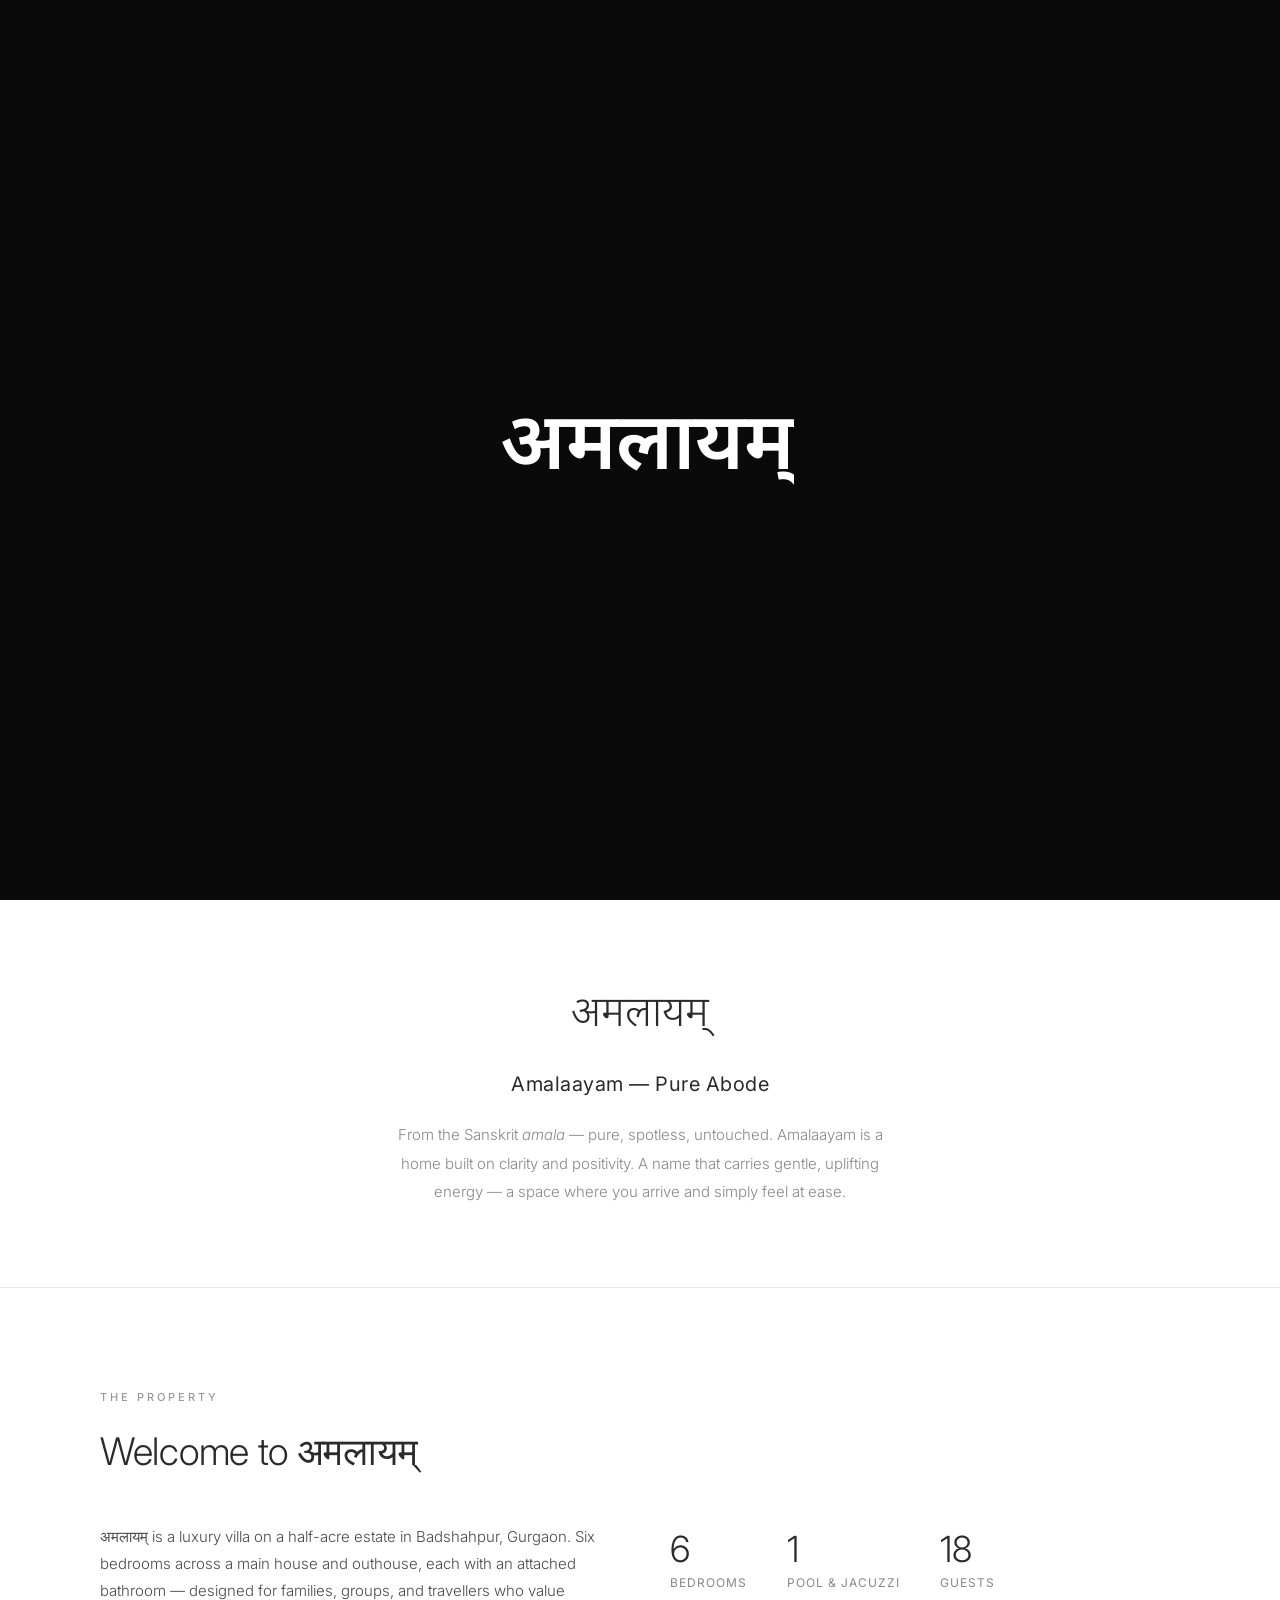
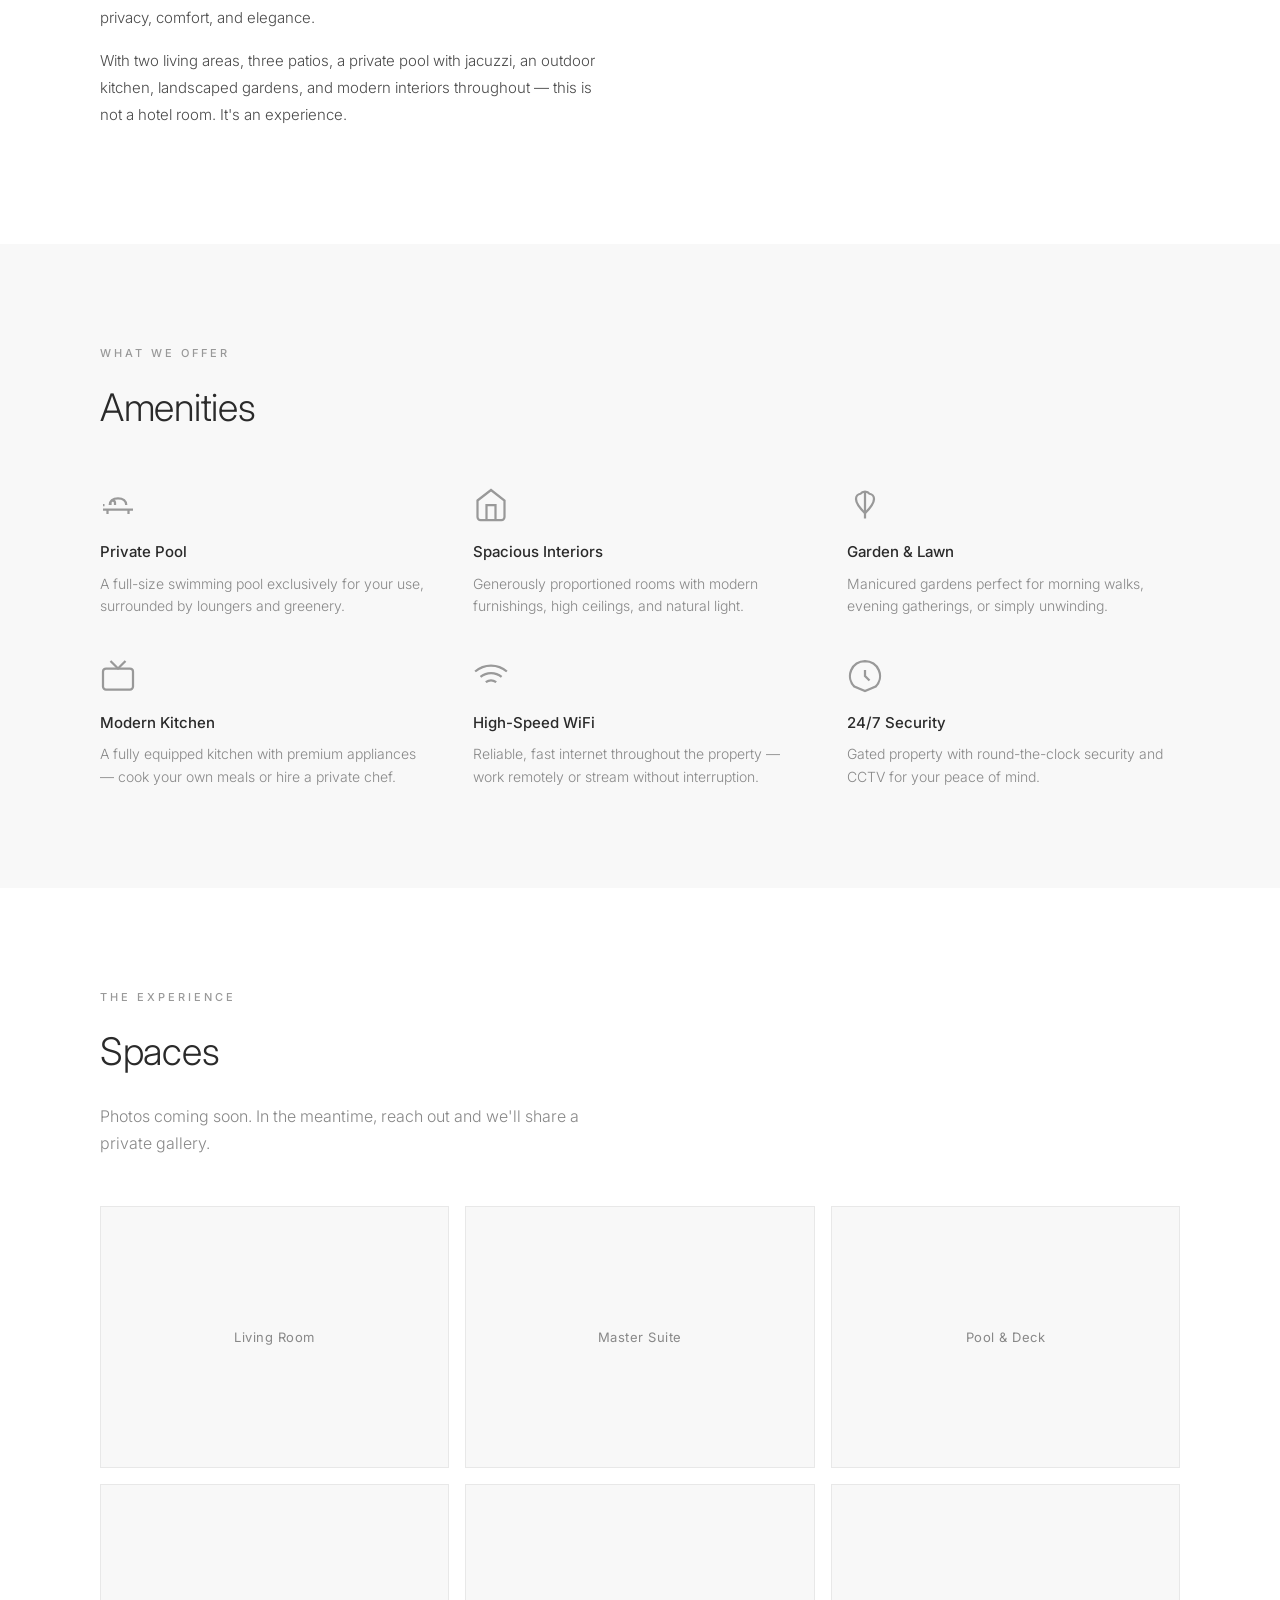
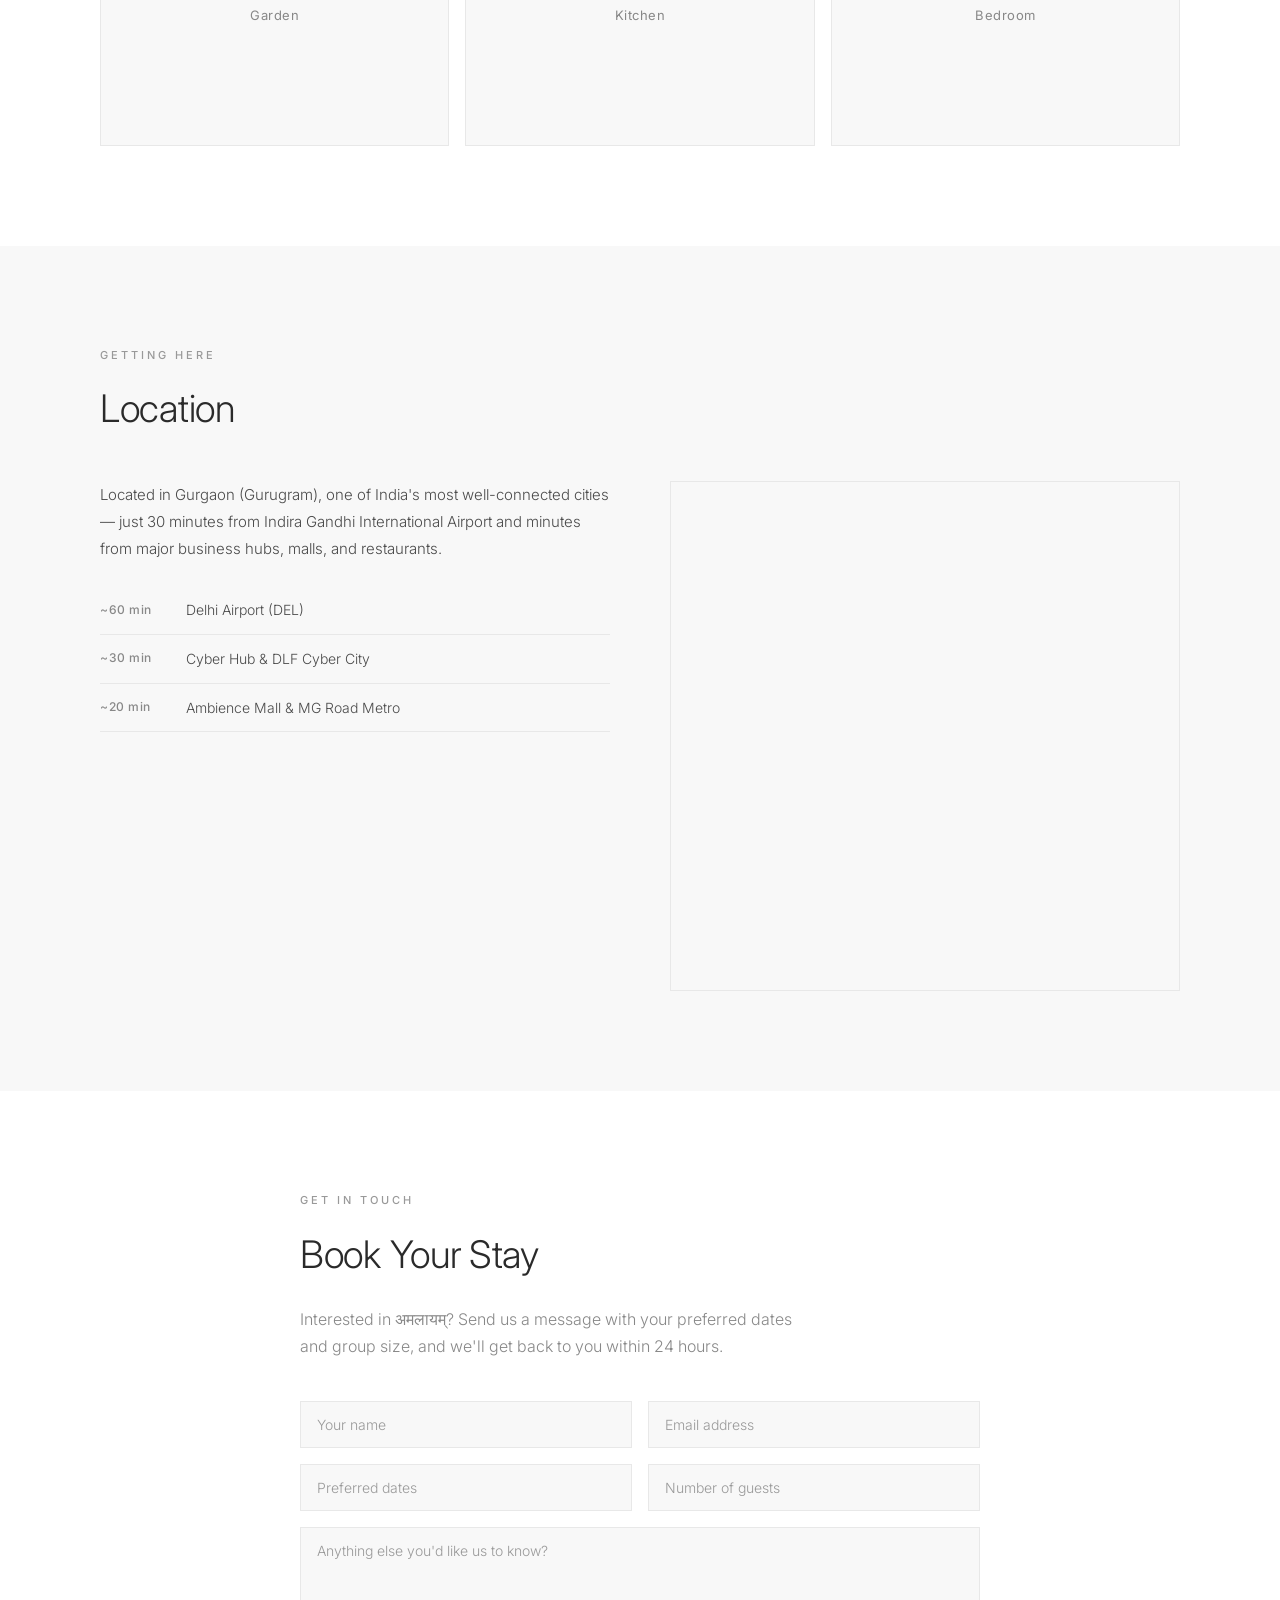
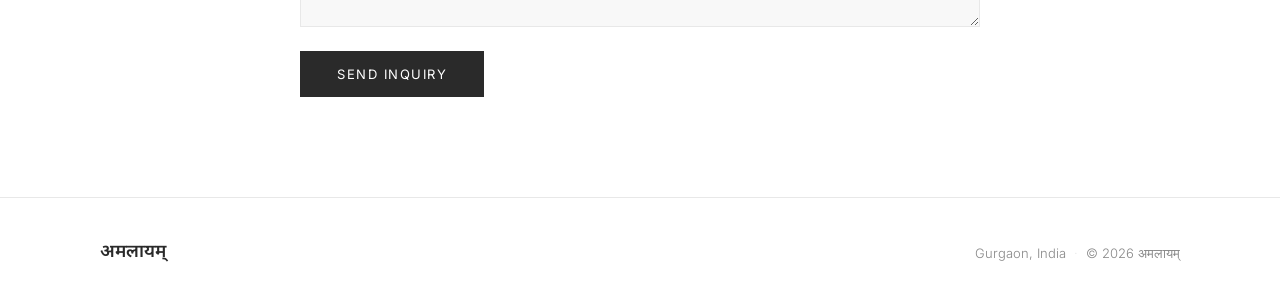
<file: index.html>
<!DOCTYPE html>
<html lang="en">
<head>
    <meta charset="UTF-8">
    <meta name="viewport" content="width=device-width, initial-scale=1.0">
    <title>Amalaayam — Luxury Villa in Gurgaon</title>
    <meta name="description" content="Amalaayam — a luxury private villa with pool in Gurgaon, India. Book your stay.">

    <!-- Open Graph (WhatsApp, iMessage, Slack, etc.) -->
    <meta property="og:title" content="अमलायम् — Luxury Villa in Gurgaon">
    <meta property="og:description" content="A private villa with pool, garden, and modern interiors in the heart of Gurgaon. Your home away from home.">
    <meta property="og:type" content="website">
    <meta property="og:url" content="http://amalaayam.com">
    <meta property="og:image" content="http://amalaayam.com/og-image.png">
    <meta property="og:locale" content="en_IN">
    <meta property="og:site_name" content="Amalaayam">

    <!-- Twitter Card -->
    <meta name="twitter:card" content="summary_large_image">
    <meta name="twitter:title" content="अमलायम् — Luxury Villa in Gurgaon">
    <meta name="twitter:description" content="A private villa with pool, garden, and modern interiors in the heart of Gurgaon.">
    <meta name="twitter:image" content="http://amalaayam.com/og-image.png">

    <link rel="preconnect" href="https://fonts.googleapis.com">
    <link rel="preconnect" href="https://fonts.gstatic.com" crossorigin>
    <link href="https://fonts.googleapis.com/css2?family=Inter:wght@300;400;500;600&family=Noto+Sans+Devanagari:wght@300;600&display=swap" rel="stylesheet">
    <link rel="stylesheet" href="style.css">
    <link rel="icon" href="data:image/svg+xml,<svg xmlns='http://www.w3.org/2000/svg' viewBox='0 0 100 100'><text y='0.9em' font-size='80' font-family='serif'>अ</text></svg>">
</head>
<body>

    <!-- Splash Screen -->
    <div class="splash" id="splash">
        <div class="splash-word" id="splash-word">
            <span class="splash-char" id="splash-char">अ</span><span class="splash-rest" id="splash-rest">मलायम्</span>
        </div>
    </div>

    <!-- Navigation -->
    <nav class="nav" id="nav">
        <a href="#" class="nav-logo">
            <span class="nav-brand">अमलायम्</span>
        </a>
        <div class="nav-links">
            <a href="#about">About</a>
            <a href="#amenities">Amenities</a>
            <a href="#spaces">Spaces</a>
            <a href="#location">Location</a>
            <a href="#contact" class="nav-cta">Book Now</a>
        </div>
        <button class="nav-toggle" id="nav-toggle" aria-label="Menu">
            <span></span><span></span>
        </button>
    </nav>

    <!-- Mobile Menu -->
    <div class="mobile-menu" id="mobile-menu">
        <a href="#about">About</a>
        <a href="#amenities">Amenities</a>
        <a href="#spaces">Spaces</a>
        <a href="#location">Location</a>
        <a href="#contact">Book Now</a>
    </div>

    <!-- Hero -->
    <header class="hero" id="hero">
        <div class="hero-content">
            <h1 class="hero-title">A private villa<br>in the heart of Gurgaon</h1>
            <p class="hero-sub">Luxury living with a pool, garden, and space to breathe — your home away from home.</p>
            <a href="#contact" class="btn">Reserve Your Stay</a>
        </div>
    </header>

    <!-- Name Meaning -->
    <section class="section section-meaning" id="meaning">
        <div class="container container-narrow" style="text-align: center;">
            <span class="meaning-devanagari">अमलायम्</span>
            <h2 class="meaning-english">Amalaayam — Pure Abode</h2>
            <p class="meaning-text">From the Sanskrit <em>amala</em> — pure, spotless, untouched. Amalaayam is a home built on clarity and positivity. A name that carries gentle, uplifting energy — a space where you arrive and simply feel at ease.</p>
        </div>
    </section>

    <!-- About -->
    <section class="section" id="about">
        <div class="container">
            <span class="section-label">The Property</span>
            <h2 class="section-title">Welcome to अमलायम्</h2>
            <div class="about-grid">
                <div class="about-text">
                    <p>अमलायम् is a luxury villa on a half-acre estate in Badshahpur, Gurgaon. Six bedrooms across a main house and outhouse, each with an attached bathroom — designed for families, groups, and travellers who value privacy, comfort, and elegance.</p>
                    <p>With two living areas, three patios, a private pool with jacuzzi, an outdoor kitchen, landscaped gardens, and modern interiors throughout — this is not a hotel room. It's an experience.</p>
                </div>
                <div class="about-stats">
                    <div class="stat">
                        <span class="stat-number">6</span>
                        <span class="stat-label">Bedrooms</span>
                    </div>
                    <div class="stat">
                        <span class="stat-number">1</span>
                        <span class="stat-label">Pool &amp; Jacuzzi</span>
                    </div>
                    <div class="stat">
                        <span class="stat-number">18</span>
                        <span class="stat-label">Guests</span>
                    </div>
                </div>
            </div>
        </div>
    </section>

    <!-- Amenities -->
    <section class="section section-alt" id="amenities">
        <div class="container">
            <span class="section-label">What We Offer</span>
            <h2 class="section-title">Amenities</h2>
            <div class="amenities-grid">
                <div class="amenity">
                    <div class="amenity-icon">
                        <svg viewBox="0 0 24 24" fill="none" stroke="currentColor" stroke-width="1.5"><path d="M2 12h1m3.5 0c0-2.5 2-4.5 5.5-4.5s5.5 2 5.5 4.5M2 15h20M5 15v3m14-3v3M7 12v-1.5a1.5 1.5 0 0 1 3 0V12"/></svg>
                    </div>
                    <h3>Private Pool</h3>
                    <p>A full-size swimming pool exclusively for your use, surrounded by loungers and greenery.</p>
                </div>
                <div class="amenity">
                    <div class="amenity-icon">
                        <svg viewBox="0 0 24 24" fill="none" stroke="currentColor" stroke-width="1.5"><path d="M3 9l9-7 9 7v11a2 2 0 0 1-2 2H5a2 2 0 0 1-2-2z"/><polyline points="9 22 9 12 15 12 15 22"/></svg>
                    </div>
                    <h3>Spacious Interiors</h3>
                    <p>Generously proportioned rooms with modern furnishings, high ceilings, and natural light.</p>
                </div>
                <div class="amenity">
                    <div class="amenity-icon">
                        <svg viewBox="0 0 24 24" fill="none" stroke="currentColor" stroke-width="1.5"><path d="M12 3c-1.2 0-2.4.6-3 1.5A3.5 3.5 0 0 0 6 8c0 3 2 5.5 6 9.5 4-4 6-6.5 6-9.5a3.5 3.5 0 0 0-3-3.5c-.6-.9-1.8-1.5-3-1.5z"/><path d="M12 3v18"/></svg>
                    </div>
                    <h3>Garden &amp; Lawn</h3>
                    <p>Manicured gardens perfect for morning walks, evening gatherings, or simply unwinding.</p>
                </div>
                <div class="amenity">
                    <div class="amenity-icon">
                        <svg viewBox="0 0 24 24" fill="none" stroke="currentColor" stroke-width="1.5"><rect x="2" y="7" width="20" height="14" rx="2"/><path d="M17 2l-5 5-5-5"/></svg>
                    </div>
                    <h3>Modern Kitchen</h3>
                    <p>A fully equipped kitchen with premium appliances — cook your own meals or hire a private chef.</p>
                </div>
                <div class="amenity">
                    <div class="amenity-icon">
                        <svg viewBox="0 0 24 24" fill="none" stroke="currentColor" stroke-width="1.5"><path d="M5 12.55a11 11 0 0 1 14.08 0M1.42 9a16 16 0 0 1 21.16 0M8.53 16.11a6 6 0 0 1 6.95 0M12 20h.01"/></svg>
                    </div>
                    <h3>High-Speed WiFi</h3>
                    <p>Reliable, fast internet throughout the property — work remotely or stream without interruption.</p>
                </div>
                <div class="amenity">
                    <div class="amenity-icon">
                        <svg viewBox="0 0 24 24" fill="none" stroke="currentColor" stroke-width="1.5"><path d="M12 2a10 10 0 0 0-7.07 17.07L12 22l7.07-2.93A10 10 0 0 0 12 2z"/><path d="M12 8v4l3 3"/></svg>
                    </div>
                    <h3>24/7 Security</h3>
                    <p>Gated property with round-the-clock security and CCTV for your peace of mind.</p>
                </div>
            </div>
        </div>
    </section>

    <!-- Spaces -->
    <section class="section" id="spaces">
        <div class="container">
            <span class="section-label">The Experience</span>
            <h2 class="section-title">Spaces</h2>
            <p class="section-desc">Photos coming soon. In the meantime, reach out and we'll share a private gallery.</p>
            <div class="gallery-placeholder">
                <div class="gallery-item">
                    <span class="gallery-label">Living Room</span>
                </div>
                <div class="gallery-item">
                    <span class="gallery-label">Master Suite</span>
                </div>
                <div class="gallery-item">
                    <span class="gallery-label">Pool &amp; Deck</span>
                </div>
                <div class="gallery-item">
                    <span class="gallery-label">Garden</span>
                </div>
                <div class="gallery-item">
                    <span class="gallery-label">Kitchen</span>
                </div>
                <div class="gallery-item">
                    <span class="gallery-label">Bedroom</span>
                </div>
            </div>
        </div>
    </section>

    <!-- Location -->
    <section class="section section-alt" id="location">
        <div class="container">
            <span class="section-label">Getting Here</span>
            <h2 class="section-title">Location</h2>
            <div class="location-grid">
                <div class="location-text">
                    <p>Located in Gurgaon (Gurugram), one of India's most well-connected cities — just 30 minutes from Indira Gandhi International Airport and minutes from major business hubs, malls, and restaurants.</p>
                    <ul class="location-list">
                        <li>
                            <span class="location-distance">~60 min</span>
                            <span>Delhi Airport (DEL)</span>
                        </li>
                        <li>
                            <span class="location-distance">~30 min</span>
                            <span>Cyber Hub &amp; DLF Cyber City</span>
                        </li>
                        <li>
                            <span class="location-distance">~20 min</span>
                            <span>Ambience Mall &amp; MG Road Metro</span>
                        </li>
                    </ul>
                </div>
                <div class="location-map">
                    <iframe
                        src="https://www.google.com/maps/embed?pb=!1m17!1m12!1m3!1d1500!2d77.07360!3d28.37962!2m3!1f0!2f0!3f0!3m2!1i1024!2i768!4f13.1!3m2!1m1!2zMjjCsDIyJzQ2LjYiTiA3N8KwMDQnMjUuMCJF!5e0!3m2!1sen!2sin!4v1696500000000"
                        width="100%"
                        height="100%"
                        style="border:0; min-height: 300px;"
                        allowfullscreen=""
                        loading="lazy"
                        referrerpolicy="no-referrer-when-downgrade">
                    </iframe>
                </div>
            </div>
        </div>
    </section>

    <!-- Contact / Booking -->
    <section class="section" id="contact">
        <div class="container container-narrow">
            <span class="section-label">Get in Touch</span>
            <h2 class="section-title">Book Your Stay</h2>
            <p class="section-desc">Interested in अमलायम्? Send us a message with your preferred dates and group size, and we'll get back to you within 24 hours.</p>
            <form class="contact-form" id="contact-form">
                <div class="form-row">
                    <input type="text" name="name" placeholder="Your name" required>
                    <input type="email" name="email" placeholder="Email address" required>
                </div>
                <div class="form-row">
                    <input type="text" name="dates" placeholder="Preferred dates">
                    <input type="number" name="guests" placeholder="Number of guests" min="1">
                </div>
                <textarea name="message" placeholder="Anything else you'd like us to know?" rows="4"></textarea>
                <button type="submit" class="btn">Send Inquiry</button>
            </form>
        </div>
    </section>

    <!-- Footer -->
    <footer class="footer">
        <div class="container footer-inner">
            <div class="footer-brand">
                <span>अमलायम्</span>
            </div>
            <div class="footer-text">
                <span>Gurgaon, India</span>
                <span class="footer-sep">&middot;</span>
                <span>&copy; 2026 अमलायम्</span>
            </div>
        </div>
    </footer>

    <script src="script.js"></script>
</body>
</html>
</file>
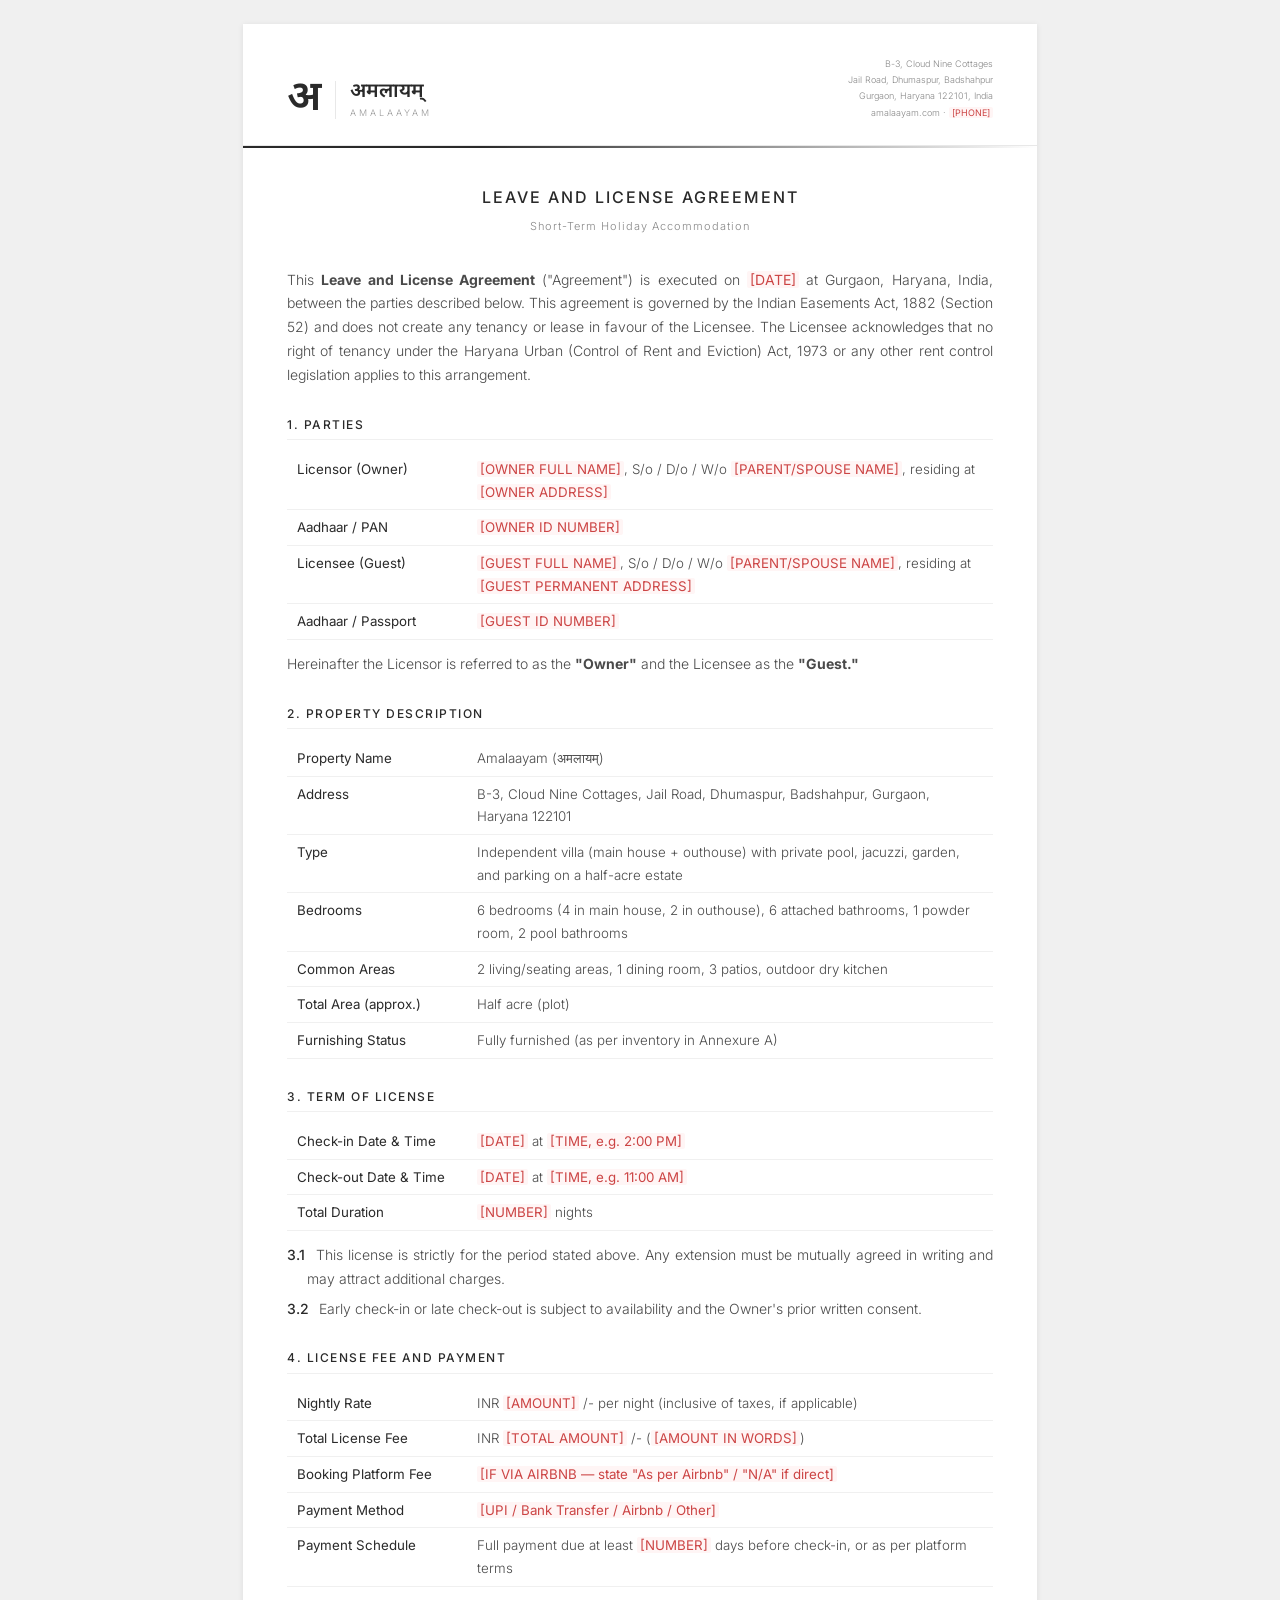
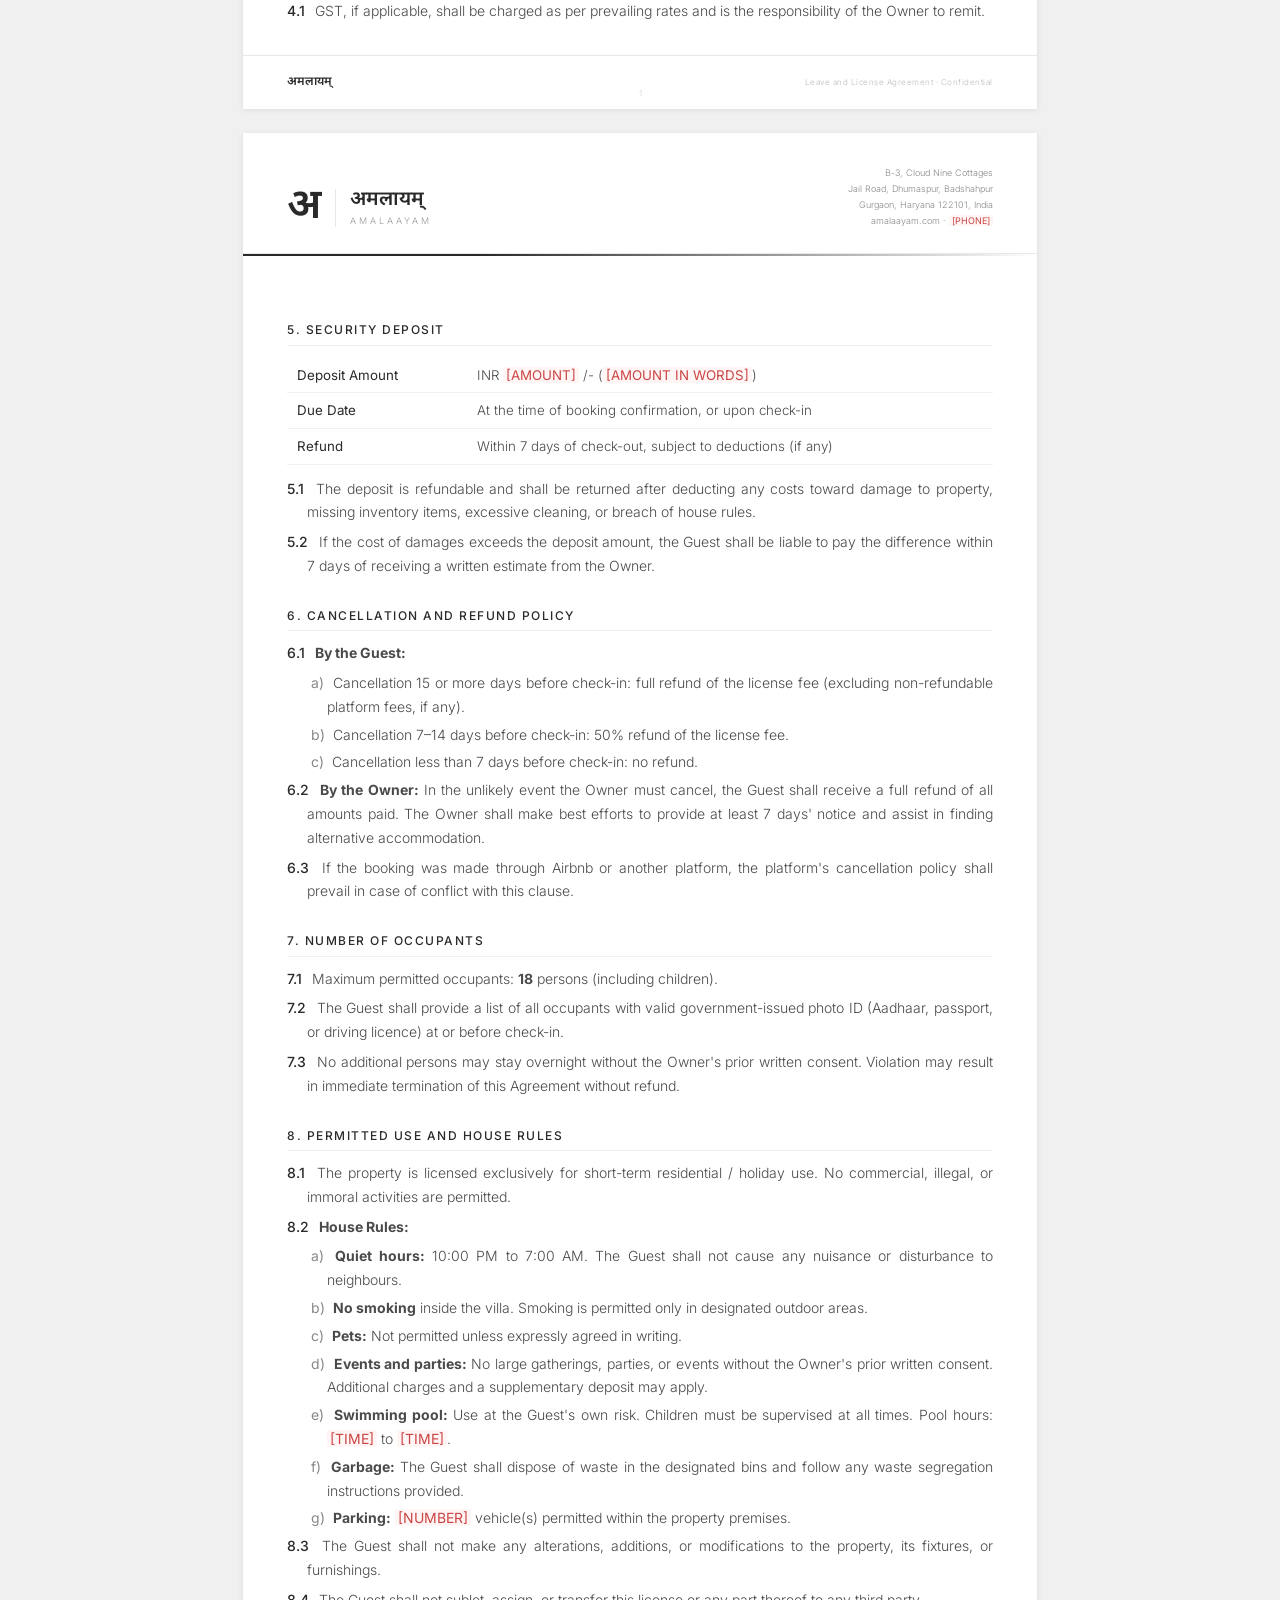
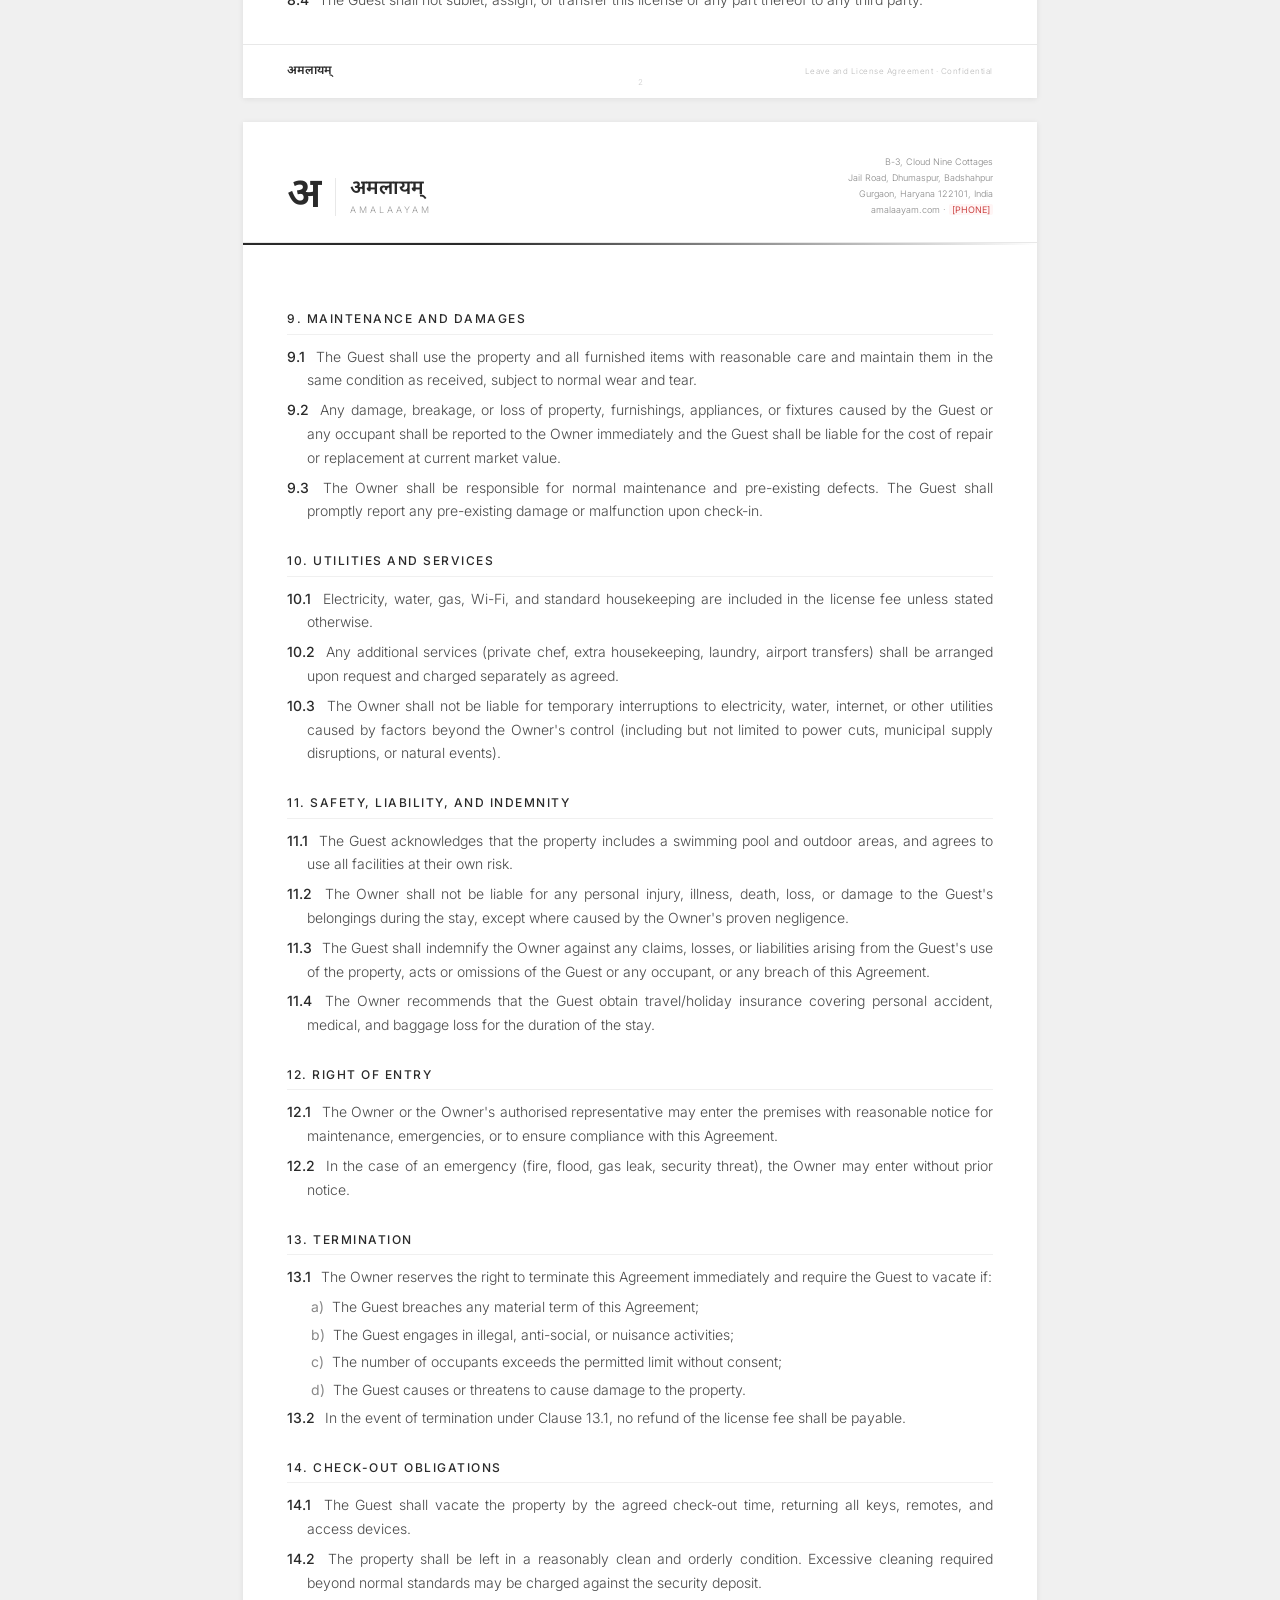
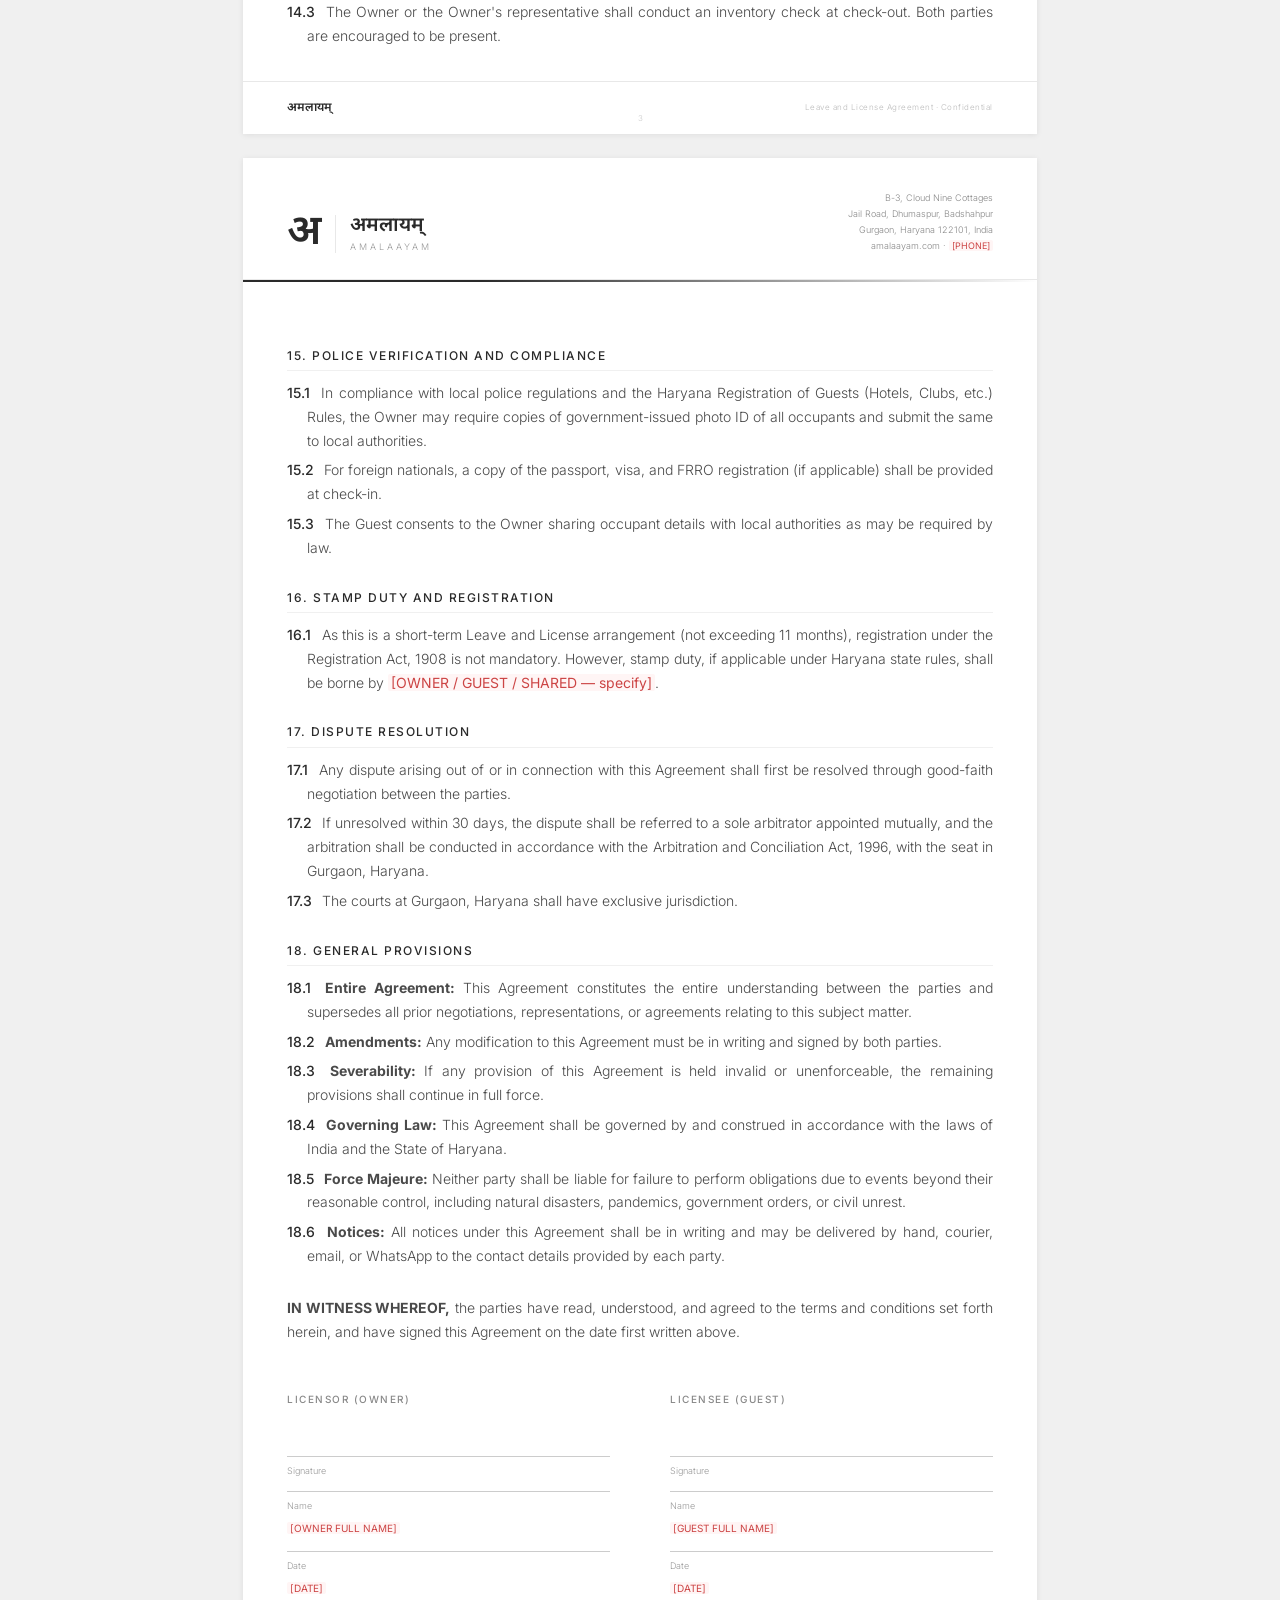
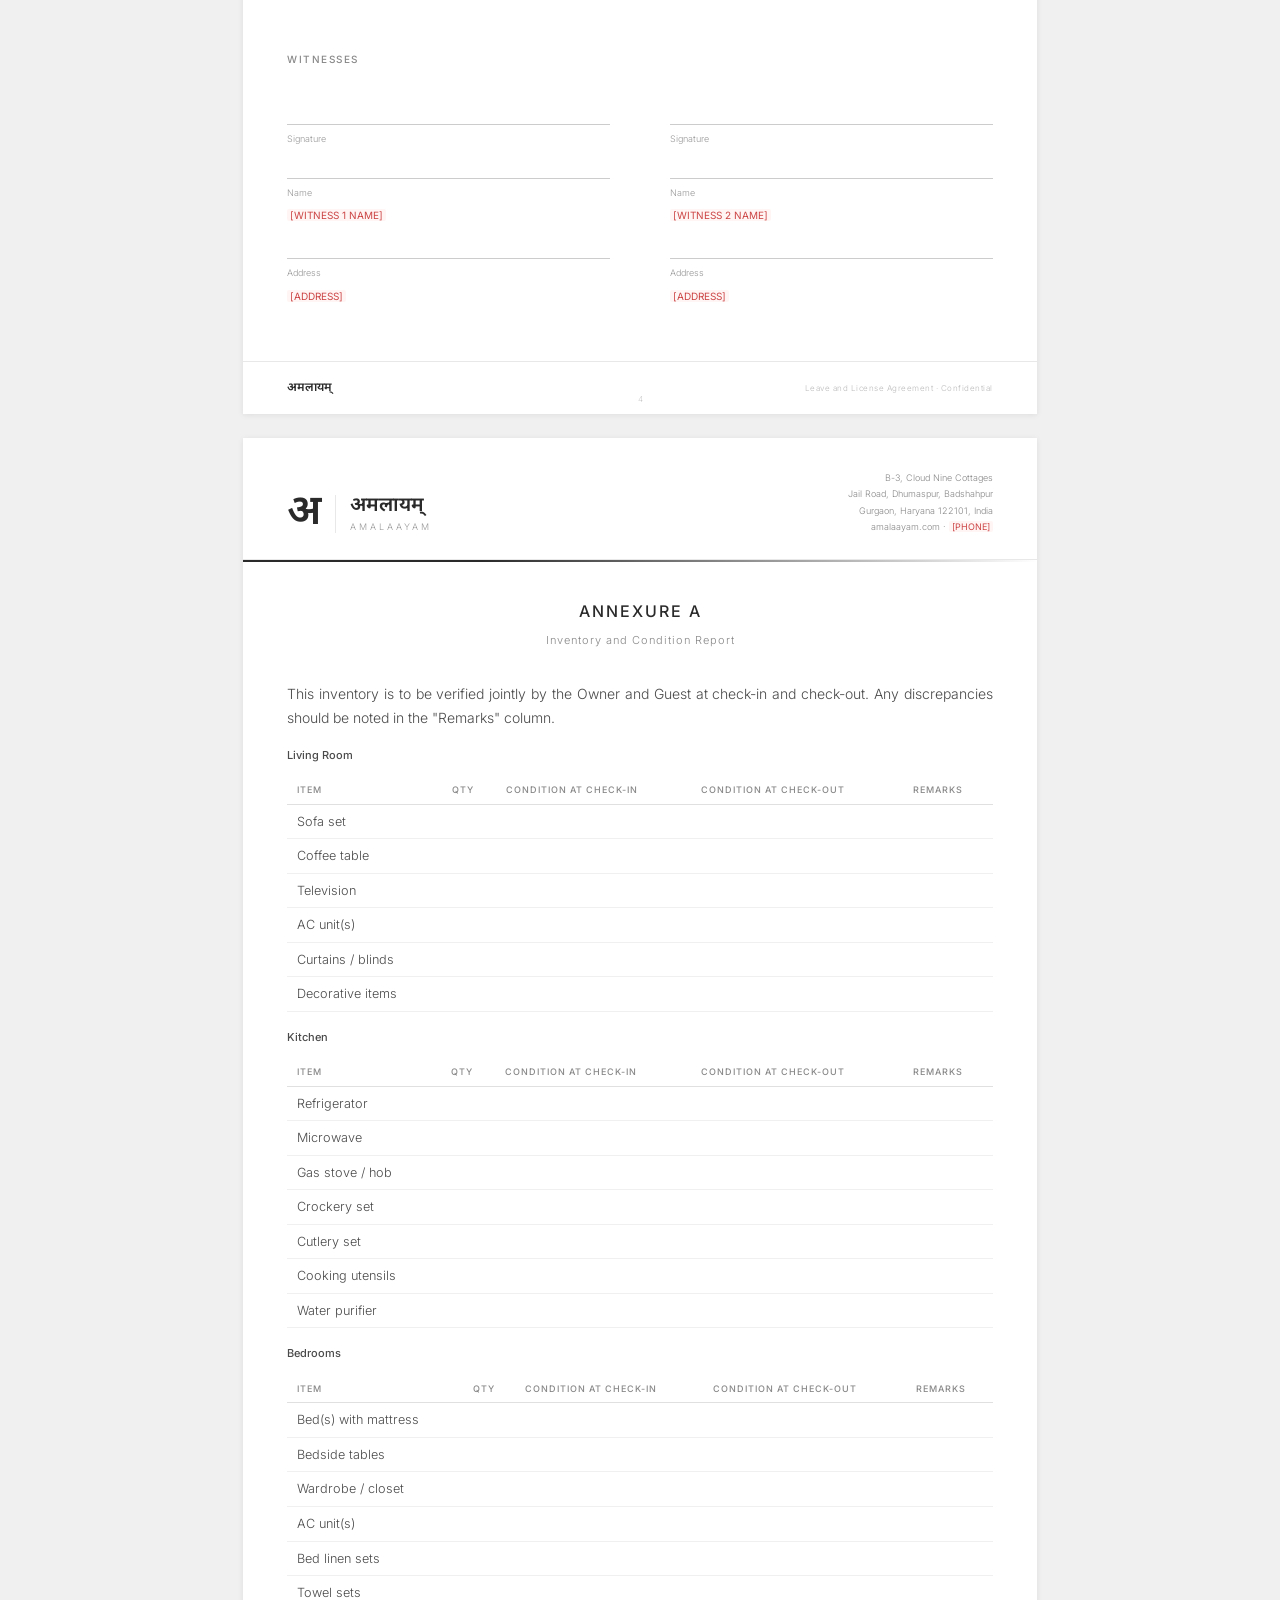
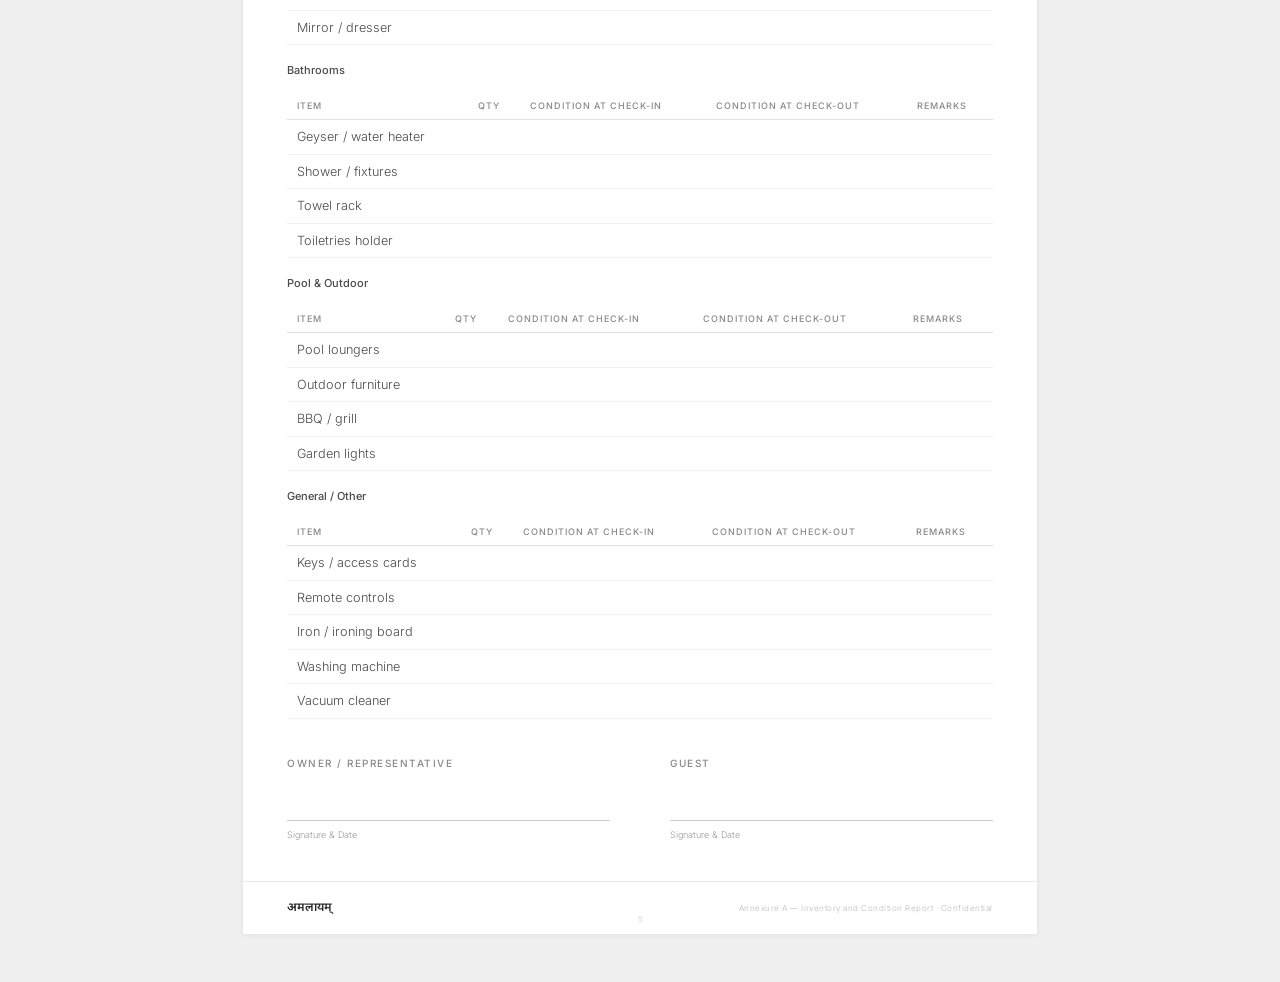
<file: assets/legal/rental-agreement.html>
<!DOCTYPE html>
<html lang="en">
<head>
    <meta charset="UTF-8">
    <meta name="viewport" content="width=device-width, initial-scale=1.0">
    <title>Leave and License Agreement — Amalaayam</title>
    <link rel="preconnect" href="https://fonts.googleapis.com">
    <link rel="preconnect" href="https://fonts.gstatic.com" crossorigin>
    <link href="https://fonts.googleapis.com/css2?family=Inter:wght@300;400;500;600&family=Noto+Sans+Devanagari:wght@300;600&display=swap" rel="stylesheet">
    <style>
        @page {
            size: A4;
            margin: 0;
        }

        * {
            margin: 0;
            padding: 0;
            box-sizing: border-box;
        }

        body {
            font-family: 'Inter', -apple-system, BlinkMacSystemFont, 'Segoe UI', sans-serif;
            color: #4a4a4a;
            background: #fff;
            -webkit-font-smoothing: antialiased;
            font-size: 10.5pt;
            line-height: 1.7;
            font-weight: 300;
        }

        .page {
            width: 210mm;
            min-height: 297mm;
            margin: 0 auto;
            padding: 0;
            background: #fff;
            position: relative;
        }

        .page + .page {
            page-break-before: always;
        }

        /* --- Header --- */
        .header {
            padding: 32px 44px 24px;
            display: flex;
            align-items: flex-end;
            justify-content: space-between;
            border-bottom: 1px solid #e8e8e8;
        }

        .header-left {
            display: flex;
            align-items: center;
            gap: 14px;
        }

        .header-mark {
            font-family: 'Noto Sans Devanagari', serif;
            font-size: 42px;
            font-weight: 600;
            color: #2a2a2a;
            line-height: 1;
        }

        .header-divider {
            width: 1px;
            height: 38px;
            background: #e8e8e8;
        }

        .header-text {
            display: flex;
            flex-direction: column;
            gap: 1px;
        }

        .header-devanagari {
            font-family: 'Noto Sans Devanagari', serif;
            font-size: 20px;
            font-weight: 600;
            color: #2a2a2a;
            line-height: 1.2;
        }

        .header-english {
            font-size: 9px;
            font-weight: 300;
            color: #999;
            letter-spacing: 3px;
            text-transform: uppercase;
        }

        .header-right {
            text-align: right;
            font-size: 9px;
            font-weight: 300;
            color: #888;
            line-height: 1.8;
        }

        .header-right a {
            color: #888;
            text-decoration: none;
        }

        .accent-stripe {
            height: 2px;
            background: linear-gradient(to right, #2a2a2a 0%, #2a2a2a 30%, transparent 100%);
        }

        /* --- Document Body --- */
        .body {
            padding: 36px 44px 80px;
        }

        .doc-title {
            text-align: center;
            font-size: 16px;
            font-weight: 500;
            color: #2a2a2a;
            letter-spacing: 2px;
            text-transform: uppercase;
            margin-bottom: 6px;
        }

        .doc-subtitle {
            text-align: center;
            font-size: 11px;
            font-weight: 300;
            color: #888;
            letter-spacing: 1px;
            margin-bottom: 32px;
        }

        .preamble {
            margin-bottom: 24px;
            text-align: justify;
        }

        h2 {
            font-size: 12px;
            font-weight: 500;
            color: #2a2a2a;
            letter-spacing: 1.5px;
            text-transform: uppercase;
            margin: 28px 0 10px;
            padding-bottom: 4px;
            border-bottom: 1px solid #f0f0f0;
        }

        h3 {
            font-size: 11px;
            font-weight: 500;
            color: #4a4a4a;
            margin: 16px 0 6px;
        }

        p {
            margin-bottom: 8px;
            text-align: justify;
        }

        .clause {
            margin-bottom: 6px;
            padding-left: 20px;
            text-indent: -20px;
        }

        .clause-num {
            font-weight: 500;
            color: #2a2a2a;
            margin-right: 6px;
        }

        .sub-clause {
            margin-bottom: 4px;
            padding-left: 40px;
            text-indent: -16px;
        }

        .sub-clause-marker {
            font-weight: 400;
            color: #888;
            margin-right: 4px;
        }

        .placeholder {
            color: #c44;
            font-weight: 400;
            background: #fff5f5;
            padding: 0 3px;
            border-radius: 2px;
        }

        .sig-block {
            display: grid;
            grid-template-columns: 1fr 1fr;
            gap: 60px;
            margin-top: 48px;
            page-break-inside: avoid;
        }

        .sig-party h4 {
            font-size: 10px;
            font-weight: 500;
            letter-spacing: 1.5px;
            text-transform: uppercase;
            color: #888;
            margin-bottom: 48px;
        }

        .sig-line {
            border-top: 1px solid #ccc;
            padding-top: 6px;
            margin-bottom: 12px;
        }

        .sig-label {
            font-size: 9px;
            font-weight: 300;
            color: #999;
            display: block;
            margin-bottom: 2px;
        }

        .sig-value {
            font-size: 10px;
            color: #4a4a4a;
        }

        .witness-block {
            margin-top: 40px;
            page-break-inside: avoid;
        }

        .witness-block h4 {
            font-size: 10px;
            font-weight: 500;
            letter-spacing: 1.5px;
            text-transform: uppercase;
            color: #888;
            margin-bottom: 24px;
        }

        .witness-row {
            display: grid;
            grid-template-columns: 1fr 1fr;
            gap: 60px;
            margin-bottom: 16px;
        }

        .witness-entry .sig-line {
            margin-top: 32px;
        }

        table.details {
            width: 100%;
            border-collapse: collapse;
            margin: 12px 0;
            font-size: 10pt;
        }

        table.details td {
            padding: 6px 10px;
            vertical-align: top;
            border-bottom: 1px solid #f0f0f0;
        }

        table.details td:first-child {
            width: 180px;
            font-weight: 400;
            color: #2a2a2a;
        }

        .inventory-table {
            width: 100%;
            border-collapse: collapse;
            margin: 12px 0;
            font-size: 9.5pt;
        }

        .inventory-table th {
            text-align: left;
            font-size: 9px;
            font-weight: 500;
            letter-spacing: 1px;
            text-transform: uppercase;
            color: #888;
            padding: 6px 10px;
            border-bottom: 1px solid #e0e0e0;
        }

        .inventory-table td {
            padding: 6px 10px;
            border-bottom: 1px solid #f0f0f0;
        }

        /* --- Footer --- */
        .footer {
            position: absolute;
            bottom: 0;
            left: 0;
            right: 0;
            padding: 16px 44px;
            border-top: 1px solid #e8e8e8;
            display: flex;
            align-items: center;
            justify-content: space-between;
        }

        .footer-brand {
            font-family: 'Noto Sans Devanagari', serif;
            font-size: 12px;
            font-weight: 600;
            color: #2a2a2a;
        }

        .footer-info {
            font-size: 8px;
            font-weight: 300;
            color: #bbb;
            letter-spacing: 0.5px;
            text-align: right;
            line-height: 1.6;
        }

        .page-num {
            font-size: 8px;
            color: #ccc;
            text-align: center;
            position: absolute;
            bottom: 8px;
            left: 50%;
            transform: translateX(-50%);
        }

        @media print {
            body { background: #fff; }
            .page { margin: 0; box-shadow: none; }
        }

        @media screen {
            body { background: #f0f0f0; padding: 24px; }
            .page { box-shadow: 0 1px 6px rgba(0,0,0,0.08); margin-bottom: 24px; }
        }
    </style>
</head>
<body>

    <!-- ==================== PAGE 1 ==================== -->
    <div class="page">
        <div class="header">
            <div class="header-left">
                <span class="header-mark">अ</span>
                <div class="header-divider"></div>
                <div class="header-text">
                    <span class="header-devanagari">अमलायम्</span>
                    <span class="header-english">Amalaayam</span>
                </div>
            </div>
            <div class="header-right">
                B-3, Cloud Nine Cottages<br>
                Jail Road, Dhumaspur, Badshahpur<br>
                Gurgaon, Haryana 122101, India<br>
                <a href="https://amalaayam.com">amalaayam.com</a> &middot; <span class="placeholder">[PHONE]</span>
            </div>
        </div>
        <div class="accent-stripe"></div>

        <div class="body">
            <div class="doc-title">Leave and License Agreement</div>
            <div class="doc-subtitle">Short-Term Holiday Accommodation</div>

            <p class="preamble">
                This <strong>Leave and License Agreement</strong> ("Agreement") is executed on
                <span class="placeholder">[DATE]</span> at Gurgaon, Haryana, India, between the parties described below.
                This agreement is governed by the Indian Easements Act, 1882 (Section 52) and does not create any
                tenancy or lease in favour of the Licensee. The Licensee acknowledges that no right of tenancy under the
                Haryana Urban (Control of Rent and Eviction) Act, 1973 or any other rent control legislation applies to
                this arrangement.
            </p>

            <h2>1. Parties</h2>

            <table class="details">
                <tr>
                    <td>Licensor (Owner)</td>
                    <td><span class="placeholder">[OWNER FULL NAME]</span>, S/o / D/o / W/o <span class="placeholder">[PARENT/SPOUSE NAME]</span>, residing at <span class="placeholder">[OWNER ADDRESS]</span></td>
                </tr>
                <tr>
                    <td>Aadhaar / PAN</td>
                    <td><span class="placeholder">[OWNER ID NUMBER]</span></td>
                </tr>
                <tr>
                    <td>Licensee (Guest)</td>
                    <td><span class="placeholder">[GUEST FULL NAME]</span>, S/o / D/o / W/o <span class="placeholder">[PARENT/SPOUSE NAME]</span>, residing at <span class="placeholder">[GUEST PERMANENT ADDRESS]</span></td>
                </tr>
                <tr>
                    <td>Aadhaar / Passport</td>
                    <td><span class="placeholder">[GUEST ID NUMBER]</span></td>
                </tr>
            </table>

            <p>Hereinafter the Licensor is referred to as the <strong>"Owner"</strong> and the Licensee as the <strong>"Guest."</strong></p>

            <h2>2. Property Description</h2>

            <table class="details">
                <tr>
                    <td>Property Name</td>
                    <td>Amalaayam (अमलायम्)</td>
                </tr>
                <tr>
                    <td>Address</td>
                    <td>B-3, Cloud Nine Cottages, Jail Road, Dhumaspur, Badshahpur, Gurgaon, Haryana 122101</td>
                </tr>
                <tr>
                    <td>Type</td>
                    <td>Independent villa (main house + outhouse) with private pool, jacuzzi, garden, and parking on a half-acre estate</td>
                </tr>
                <tr>
                    <td>Bedrooms</td>
                    <td>6 bedrooms (4 in main house, 2 in outhouse), 6 attached bathrooms, 1 powder room, 2 pool bathrooms</td>
                </tr>
                <tr>
                    <td>Common Areas</td>
                    <td>2 living/seating areas, 1 dining room, 3 patios, outdoor dry kitchen</td>
                </tr>
                <tr>
                    <td>Total Area (approx.)</td>
                    <td>Half acre (plot)</td>
                </tr>
                <tr>
                    <td>Furnishing Status</td>
                    <td>Fully furnished (as per inventory in Annexure A)</td>
                </tr>
            </table>

            <h2>3. Term of License</h2>

            <table class="details">
                <tr>
                    <td>Check-in Date &amp; Time</td>
                    <td><span class="placeholder">[DATE]</span> at <span class="placeholder">[TIME, e.g. 2:00 PM]</span></td>
                </tr>
                <tr>
                    <td>Check-out Date &amp; Time</td>
                    <td><span class="placeholder">[DATE]</span> at <span class="placeholder">[TIME, e.g. 11:00 AM]</span></td>
                </tr>
                <tr>
                    <td>Total Duration</td>
                    <td><span class="placeholder">[NUMBER]</span> nights</td>
                </tr>
            </table>

            <p class="clause"><span class="clause-num">3.1</span> This license is strictly for the period stated above. Any extension must be mutually agreed in writing and may attract additional charges.</p>

            <p class="clause"><span class="clause-num">3.2</span> Early check-in or late check-out is subject to availability and the Owner's prior written consent.</p>

            <h2>4. License Fee and Payment</h2>

            <table class="details">
                <tr>
                    <td>Nightly Rate</td>
                    <td>INR <span class="placeholder">[AMOUNT]</span> /- per night (inclusive of taxes, if applicable)</td>
                </tr>
                <tr>
                    <td>Total License Fee</td>
                    <td>INR <span class="placeholder">[TOTAL AMOUNT]</span> /- (<span class="placeholder">[AMOUNT IN WORDS]</span>)</td>
                </tr>
                <tr>
                    <td>Booking Platform Fee</td>
                    <td><span class="placeholder">[IF VIA AIRBNB — state "As per Airbnb" / "N/A" if direct]</span></td>
                </tr>
                <tr>
                    <td>Payment Method</td>
                    <td><span class="placeholder">[UPI / Bank Transfer / Airbnb / Other]</span></td>
                </tr>
                <tr>
                    <td>Payment Schedule</td>
                    <td>Full payment due at least <span class="placeholder">[NUMBER]</span> days before check-in, or as per platform terms</td>
                </tr>
            </table>

            <p class="clause"><span class="clause-num">4.1</span> GST, if applicable, shall be charged as per prevailing rates and is the responsibility of the Owner to remit.</p>
        </div>

        <div class="footer">
            <span class="footer-brand">अमलायम्</span>
            <span class="footer-info">Leave and License Agreement &middot; Confidential</span>
        </div>
        <span class="page-num">1</span>
    </div>

    <!-- ==================== PAGE 2 ==================== -->
    <div class="page">
        <div class="header">
            <div class="header-left">
                <span class="header-mark">अ</span>
                <div class="header-divider"></div>
                <div class="header-text">
                    <span class="header-devanagari">अमलायम्</span>
                    <span class="header-english">Amalaayam</span>
                </div>
            </div>
            <div class="header-right">
                B-3, Cloud Nine Cottages<br>
                Jail Road, Dhumaspur, Badshahpur<br>
                Gurgaon, Haryana 122101, India<br>
                <a href="https://amalaayam.com">amalaayam.com</a> &middot; <span class="placeholder">[PHONE]</span>
            </div>
        </div>
        <div class="accent-stripe"></div>

        <div class="body">

            <h2>5. Security Deposit</h2>

            <table class="details">
                <tr>
                    <td>Deposit Amount</td>
                    <td>INR <span class="placeholder">[AMOUNT]</span> /- (<span class="placeholder">[AMOUNT IN WORDS]</span>)</td>
                </tr>
                <tr>
                    <td>Due Date</td>
                    <td>At the time of booking confirmation, or upon check-in</td>
                </tr>
                <tr>
                    <td>Refund</td>
                    <td>Within 7 days of check-out, subject to deductions (if any)</td>
                </tr>
            </table>

            <p class="clause"><span class="clause-num">5.1</span> The deposit is refundable and shall be returned after deducting any costs toward damage to property, missing inventory items, excessive cleaning, or breach of house rules.</p>

            <p class="clause"><span class="clause-num">5.2</span> If the cost of damages exceeds the deposit amount, the Guest shall be liable to pay the difference within 7 days of receiving a written estimate from the Owner.</p>

            <h2>6. Cancellation and Refund Policy</h2>

            <p class="clause"><span class="clause-num">6.1</span> <strong>By the Guest:</strong></p>
            <p class="sub-clause"><span class="sub-clause-marker">a)</span> Cancellation 15 or more days before check-in: full refund of the license fee (excluding non-refundable platform fees, if any).</p>
            <p class="sub-clause"><span class="sub-clause-marker">b)</span> Cancellation 7–14 days before check-in: 50% refund of the license fee.</p>
            <p class="sub-clause"><span class="sub-clause-marker">c)</span> Cancellation less than 7 days before check-in: no refund.</p>

            <p class="clause"><span class="clause-num">6.2</span> <strong>By the Owner:</strong> In the unlikely event the Owner must cancel, the Guest shall receive a full refund of all amounts paid. The Owner shall make best efforts to provide at least 7 days' notice and assist in finding alternative accommodation.</p>

            <p class="clause"><span class="clause-num">6.3</span> If the booking was made through Airbnb or another platform, the platform's cancellation policy shall prevail in case of conflict with this clause.</p>

            <h2>7. Number of Occupants</h2>

            <p class="clause"><span class="clause-num">7.1</span> Maximum permitted occupants: <strong>18</strong> persons (including children).</p>

            <p class="clause"><span class="clause-num">7.2</span> The Guest shall provide a list of all occupants with valid government-issued photo ID (Aadhaar, passport, or driving licence) at or before check-in.</p>

            <p class="clause"><span class="clause-num">7.3</span> No additional persons may stay overnight without the Owner's prior written consent. Violation may result in immediate termination of this Agreement without refund.</p>

            <h2>8. Permitted Use and House Rules</h2>

            <p class="clause"><span class="clause-num">8.1</span> The property is licensed exclusively for short-term residential / holiday use. No commercial, illegal, or immoral activities are permitted.</p>

            <p class="clause"><span class="clause-num">8.2</span> <strong>House Rules:</strong></p>
            <p class="sub-clause"><span class="sub-clause-marker">a)</span> <strong>Quiet hours:</strong> 10:00 PM to 7:00 AM. The Guest shall not cause any nuisance or disturbance to neighbours.</p>
            <p class="sub-clause"><span class="sub-clause-marker">b)</span> <strong>No smoking</strong> inside the villa. Smoking is permitted only in designated outdoor areas.</p>
            <p class="sub-clause"><span class="sub-clause-marker">c)</span> <strong>Pets:</strong> Not permitted unless expressly agreed in writing.</p>
            <p class="sub-clause"><span class="sub-clause-marker">d)</span> <strong>Events and parties:</strong> No large gatherings, parties, or events without the Owner's prior written consent. Additional charges and a supplementary deposit may apply.</p>
            <p class="sub-clause"><span class="sub-clause-marker">e)</span> <strong>Swimming pool:</strong> Use at the Guest's own risk. Children must be supervised at all times. Pool hours: <span class="placeholder">[TIME]</span> to <span class="placeholder">[TIME]</span>.</p>
            <p class="sub-clause"><span class="sub-clause-marker">f)</span> <strong>Garbage:</strong> The Guest shall dispose of waste in the designated bins and follow any waste segregation instructions provided.</p>
            <p class="sub-clause"><span class="sub-clause-marker">g)</span> <strong>Parking:</strong> <span class="placeholder">[NUMBER]</span> vehicle(s) permitted within the property premises.</p>

            <p class="clause"><span class="clause-num">8.3</span> The Guest shall not make any alterations, additions, or modifications to the property, its fixtures, or furnishings.</p>

            <p class="clause"><span class="clause-num">8.4</span> The Guest shall not sublet, assign, or transfer this license or any part thereof to any third party.</p>

        </div>

        <div class="footer">
            <span class="footer-brand">अमलायम्</span>
            <span class="footer-info">Leave and License Agreement &middot; Confidential</span>
        </div>
        <span class="page-num">2</span>
    </div>

    <!-- ==================== PAGE 3 ==================== -->
    <div class="page">
        <div class="header">
            <div class="header-left">
                <span class="header-mark">अ</span>
                <div class="header-divider"></div>
                <div class="header-text">
                    <span class="header-devanagari">अमलायम्</span>
                    <span class="header-english">Amalaayam</span>
                </div>
            </div>
            <div class="header-right">
                B-3, Cloud Nine Cottages<br>
                Jail Road, Dhumaspur, Badshahpur<br>
                Gurgaon, Haryana 122101, India<br>
                <a href="https://amalaayam.com">amalaayam.com</a> &middot; <span class="placeholder">[PHONE]</span>
            </div>
        </div>
        <div class="accent-stripe"></div>

        <div class="body">

            <h2>9. Maintenance and Damages</h2>

            <p class="clause"><span class="clause-num">9.1</span> The Guest shall use the property and all furnished items with reasonable care and maintain them in the same condition as received, subject to normal wear and tear.</p>

            <p class="clause"><span class="clause-num">9.2</span> Any damage, breakage, or loss of property, furnishings, appliances, or fixtures caused by the Guest or any occupant shall be reported to the Owner immediately and the Guest shall be liable for the cost of repair or replacement at current market value.</p>

            <p class="clause"><span class="clause-num">9.3</span> The Owner shall be responsible for normal maintenance and pre-existing defects. The Guest shall promptly report any pre-existing damage or malfunction upon check-in.</p>

            <h2>10. Utilities and Services</h2>

            <p class="clause"><span class="clause-num">10.1</span> Electricity, water, gas, Wi-Fi, and standard housekeeping are included in the license fee unless stated otherwise.</p>

            <p class="clause"><span class="clause-num">10.2</span> Any additional services (private chef, extra housekeeping, laundry, airport transfers) shall be arranged upon request and charged separately as agreed.</p>

            <p class="clause"><span class="clause-num">10.3</span> The Owner shall not be liable for temporary interruptions to electricity, water, internet, or other utilities caused by factors beyond the Owner's control (including but not limited to power cuts, municipal supply disruptions, or natural events).</p>

            <h2>11. Safety, Liability, and Indemnity</h2>

            <p class="clause"><span class="clause-num">11.1</span> The Guest acknowledges that the property includes a swimming pool and outdoor areas, and agrees to use all facilities at their own risk.</p>

            <p class="clause"><span class="clause-num">11.2</span> The Owner shall not be liable for any personal injury, illness, death, loss, or damage to the Guest's belongings during the stay, except where caused by the Owner's proven negligence.</p>

            <p class="clause"><span class="clause-num">11.3</span> The Guest shall indemnify the Owner against any claims, losses, or liabilities arising from the Guest's use of the property, acts or omissions of the Guest or any occupant, or any breach of this Agreement.</p>

            <p class="clause"><span class="clause-num">11.4</span> The Owner recommends that the Guest obtain travel/holiday insurance covering personal accident, medical, and baggage loss for the duration of the stay.</p>

            <h2>12. Right of Entry</h2>

            <p class="clause"><span class="clause-num">12.1</span> The Owner or the Owner's authorised representative may enter the premises with reasonable notice for maintenance, emergencies, or to ensure compliance with this Agreement.</p>

            <p class="clause"><span class="clause-num">12.2</span> In the case of an emergency (fire, flood, gas leak, security threat), the Owner may enter without prior notice.</p>

            <h2>13. Termination</h2>

            <p class="clause"><span class="clause-num">13.1</span> The Owner reserves the right to terminate this Agreement immediately and require the Guest to vacate if:</p>
            <p class="sub-clause"><span class="sub-clause-marker">a)</span> The Guest breaches any material term of this Agreement;</p>
            <p class="sub-clause"><span class="sub-clause-marker">b)</span> The Guest engages in illegal, anti-social, or nuisance activities;</p>
            <p class="sub-clause"><span class="sub-clause-marker">c)</span> The number of occupants exceeds the permitted limit without consent;</p>
            <p class="sub-clause"><span class="sub-clause-marker">d)</span> The Guest causes or threatens to cause damage to the property.</p>

            <p class="clause"><span class="clause-num">13.2</span> In the event of termination under Clause 13.1, no refund of the license fee shall be payable.</p>

            <h2>14. Check-out Obligations</h2>

            <p class="clause"><span class="clause-num">14.1</span> The Guest shall vacate the property by the agreed check-out time, returning all keys, remotes, and access devices.</p>

            <p class="clause"><span class="clause-num">14.2</span> The property shall be left in a reasonably clean and orderly condition. Excessive cleaning required beyond normal standards may be charged against the security deposit.</p>

            <p class="clause"><span class="clause-num">14.3</span> The Owner or the Owner's representative shall conduct an inventory check at check-out. Both parties are encouraged to be present.</p>

        </div>

        <div class="footer">
            <span class="footer-brand">अमलायम्</span>
            <span class="footer-info">Leave and License Agreement &middot; Confidential</span>
        </div>
        <span class="page-num">3</span>
    </div>

    <!-- ==================== PAGE 4 ==================== -->
    <div class="page">
        <div class="header">
            <div class="header-left">
                <span class="header-mark">अ</span>
                <div class="header-divider"></div>
                <div class="header-text">
                    <span class="header-devanagari">अमलायम्</span>
                    <span class="header-english">Amalaayam</span>
                </div>
            </div>
            <div class="header-right">
                B-3, Cloud Nine Cottages<br>
                Jail Road, Dhumaspur, Badshahpur<br>
                Gurgaon, Haryana 122101, India<br>
                <a href="https://amalaayam.com">amalaayam.com</a> &middot; <span class="placeholder">[PHONE]</span>
            </div>
        </div>
        <div class="accent-stripe"></div>

        <div class="body">

            <h2>15. Police Verification and Compliance</h2>

            <p class="clause"><span class="clause-num">15.1</span> In compliance with local police regulations and the Haryana Registration of Guests (Hotels, Clubs, etc.) Rules, the Owner may require copies of government-issued photo ID of all occupants and submit the same to local authorities.</p>

            <p class="clause"><span class="clause-num">15.2</span> For foreign nationals, a copy of the passport, visa, and FRRO registration (if applicable) shall be provided at check-in.</p>

            <p class="clause"><span class="clause-num">15.3</span> The Guest consents to the Owner sharing occupant details with local authorities as may be required by law.</p>

            <h2>16. Stamp Duty and Registration</h2>

            <p class="clause"><span class="clause-num">16.1</span> As this is a short-term Leave and License arrangement (not exceeding 11 months), registration under the Registration Act, 1908 is not mandatory. However, stamp duty, if applicable under Haryana state rules, shall be borne by <span class="placeholder">[OWNER / GUEST / SHARED — specify]</span>.</p>

            <h2>17. Dispute Resolution</h2>

            <p class="clause"><span class="clause-num">17.1</span> Any dispute arising out of or in connection with this Agreement shall first be resolved through good-faith negotiation between the parties.</p>

            <p class="clause"><span class="clause-num">17.2</span> If unresolved within 30 days, the dispute shall be referred to a sole arbitrator appointed mutually, and the arbitration shall be conducted in accordance with the Arbitration and Conciliation Act, 1996, with the seat in Gurgaon, Haryana.</p>

            <p class="clause"><span class="clause-num">17.3</span> The courts at Gurgaon, Haryana shall have exclusive jurisdiction.</p>

            <h2>18. General Provisions</h2>

            <p class="clause"><span class="clause-num">18.1</span> <strong>Entire Agreement:</strong> This Agreement constitutes the entire understanding between the parties and supersedes all prior negotiations, representations, or agreements relating to this subject matter.</p>

            <p class="clause"><span class="clause-num">18.2</span> <strong>Amendments:</strong> Any modification to this Agreement must be in writing and signed by both parties.</p>

            <p class="clause"><span class="clause-num">18.3</span> <strong>Severability:</strong> If any provision of this Agreement is held invalid or unenforceable, the remaining provisions shall continue in full force.</p>

            <p class="clause"><span class="clause-num">18.4</span> <strong>Governing Law:</strong> This Agreement shall be governed by and construed in accordance with the laws of India and the State of Haryana.</p>

            <p class="clause"><span class="clause-num">18.5</span> <strong>Force Majeure:</strong> Neither party shall be liable for failure to perform obligations due to events beyond their reasonable control, including natural disasters, pandemics, government orders, or civil unrest.</p>

            <p class="clause"><span class="clause-num">18.6</span> <strong>Notices:</strong> All notices under this Agreement shall be in writing and may be delivered by hand, courier, email, or WhatsApp to the contact details provided by each party.</p>

            <p style="margin-top: 28px;">
                <strong>IN WITNESS WHEREOF,</strong> the parties have read, understood, and agreed to the terms and conditions set forth herein, and have signed this Agreement on the date first written above.
            </p>

            <!-- Signature Block -->
            <div class="sig-block">
                <div class="sig-party">
                    <h4>Licensor (Owner)</h4>
                    <div class="sig-line">
                        <span class="sig-label">Signature</span>
                    </div>
                    <div class="sig-line">
                        <span class="sig-label">Name</span>
                        <span class="sig-value"><span class="placeholder">[OWNER FULL NAME]</span></span>
                    </div>
                    <div class="sig-line">
                        <span class="sig-label">Date</span>
                        <span class="sig-value"><span class="placeholder">[DATE]</span></span>
                    </div>
                </div>
                <div class="sig-party">
                    <h4>Licensee (Guest)</h4>
                    <div class="sig-line">
                        <span class="sig-label">Signature</span>
                    </div>
                    <div class="sig-line">
                        <span class="sig-label">Name</span>
                        <span class="sig-value"><span class="placeholder">[GUEST FULL NAME]</span></span>
                    </div>
                    <div class="sig-line">
                        <span class="sig-label">Date</span>
                        <span class="sig-value"><span class="placeholder">[DATE]</span></span>
                    </div>
                </div>
            </div>

            <!-- Witnesses -->
            <div class="witness-block">
                <h4>Witnesses</h4>
                <div class="witness-row">
                    <div class="witness-entry">
                        <div class="sig-line">
                            <span class="sig-label">Signature</span>
                        </div>
                        <div class="sig-line">
                            <span class="sig-label">Name</span>
                            <span class="sig-value"><span class="placeholder">[WITNESS 1 NAME]</span></span>
                        </div>
                        <div class="sig-line">
                            <span class="sig-label">Address</span>
                            <span class="sig-value"><span class="placeholder">[ADDRESS]</span></span>
                        </div>
                    </div>
                    <div class="witness-entry">
                        <div class="sig-line">
                            <span class="sig-label">Signature</span>
                        </div>
                        <div class="sig-line">
                            <span class="sig-label">Name</span>
                            <span class="sig-value"><span class="placeholder">[WITNESS 2 NAME]</span></span>
                        </div>
                        <div class="sig-line">
                            <span class="sig-label">Address</span>
                            <span class="sig-value"><span class="placeholder">[ADDRESS]</span></span>
                        </div>
                    </div>
                </div>
            </div>

        </div>

        <div class="footer">
            <span class="footer-brand">अमलायम्</span>
            <span class="footer-info">Leave and License Agreement &middot; Confidential</span>
        </div>
        <span class="page-num">4</span>
    </div>

    <!-- ==================== PAGE 5 — ANNEXURE A ==================== -->
    <div class="page">
        <div class="header">
            <div class="header-left">
                <span class="header-mark">अ</span>
                <div class="header-divider"></div>
                <div class="header-text">
                    <span class="header-devanagari">अमलायम्</span>
                    <span class="header-english">Amalaayam</span>
                </div>
            </div>
            <div class="header-right">
                B-3, Cloud Nine Cottages<br>
                Jail Road, Dhumaspur, Badshahpur<br>
                Gurgaon, Haryana 122101, India<br>
                <a href="https://amalaayam.com">amalaayam.com</a> &middot; <span class="placeholder">[PHONE]</span>
            </div>
        </div>
        <div class="accent-stripe"></div>

        <div class="body">
            <div class="doc-title">Annexure A</div>
            <div class="doc-subtitle">Inventory and Condition Report</div>

            <p>This inventory is to be verified jointly by the Owner and Guest at check-in and check-out. Any discrepancies should be noted in the "Remarks" column.</p>

            <h3>Living Room</h3>
            <table class="inventory-table">
                <thead>
                    <tr><th>Item</th><th>Qty</th><th>Condition at Check-in</th><th>Condition at Check-out</th><th>Remarks</th></tr>
                </thead>
                <tbody>
                    <tr><td>Sofa set</td><td></td><td></td><td></td><td></td></tr>
                    <tr><td>Coffee table</td><td></td><td></td><td></td><td></td></tr>
                    <tr><td>Television</td><td></td><td></td><td></td><td></td></tr>
                    <tr><td>AC unit(s)</td><td></td><td></td><td></td><td></td></tr>
                    <tr><td>Curtains / blinds</td><td></td><td></td><td></td><td></td></tr>
                    <tr><td>Decorative items</td><td></td><td></td><td></td><td></td></tr>
                </tbody>
            </table>

            <h3>Kitchen</h3>
            <table class="inventory-table">
                <thead>
                    <tr><th>Item</th><th>Qty</th><th>Condition at Check-in</th><th>Condition at Check-out</th><th>Remarks</th></tr>
                </thead>
                <tbody>
                    <tr><td>Refrigerator</td><td></td><td></td><td></td><td></td></tr>
                    <tr><td>Microwave</td><td></td><td></td><td></td><td></td></tr>
                    <tr><td>Gas stove / hob</td><td></td><td></td><td></td><td></td></tr>
                    <tr><td>Crockery set</td><td></td><td></td><td></td><td></td></tr>
                    <tr><td>Cutlery set</td><td></td><td></td><td></td><td></td></tr>
                    <tr><td>Cooking utensils</td><td></td><td></td><td></td><td></td></tr>
                    <tr><td>Water purifier</td><td></td><td></td><td></td><td></td></tr>
                </tbody>
            </table>

            <h3>Bedrooms</h3>
            <table class="inventory-table">
                <thead>
                    <tr><th>Item</th><th>Qty</th><th>Condition at Check-in</th><th>Condition at Check-out</th><th>Remarks</th></tr>
                </thead>
                <tbody>
                    <tr><td>Bed(s) with mattress</td><td></td><td></td><td></td><td></td></tr>
                    <tr><td>Bedside tables</td><td></td><td></td><td></td><td></td></tr>
                    <tr><td>Wardrobe / closet</td><td></td><td></td><td></td><td></td></tr>
                    <tr><td>AC unit(s)</td><td></td><td></td><td></td><td></td></tr>
                    <tr><td>Bed linen sets</td><td></td><td></td><td></td><td></td></tr>
                    <tr><td>Towel sets</td><td></td><td></td><td></td><td></td></tr>
                    <tr><td>Mirror / dresser</td><td></td><td></td><td></td><td></td></tr>
                </tbody>
            </table>

            <h3>Bathrooms</h3>
            <table class="inventory-table">
                <thead>
                    <tr><th>Item</th><th>Qty</th><th>Condition at Check-in</th><th>Condition at Check-out</th><th>Remarks</th></tr>
                </thead>
                <tbody>
                    <tr><td>Geyser / water heater</td><td></td><td></td><td></td><td></td></tr>
                    <tr><td>Shower / fixtures</td><td></td><td></td><td></td><td></td></tr>
                    <tr><td>Towel rack</td><td></td><td></td><td></td><td></td></tr>
                    <tr><td>Toiletries holder</td><td></td><td></td><td></td><td></td></tr>
                </tbody>
            </table>

            <h3>Pool &amp; Outdoor</h3>
            <table class="inventory-table">
                <thead>
                    <tr><th>Item</th><th>Qty</th><th>Condition at Check-in</th><th>Condition at Check-out</th><th>Remarks</th></tr>
                </thead>
                <tbody>
                    <tr><td>Pool loungers</td><td></td><td></td><td></td><td></td></tr>
                    <tr><td>Outdoor furniture</td><td></td><td></td><td></td><td></td></tr>
                    <tr><td>BBQ / grill</td><td></td><td></td><td></td><td></td></tr>
                    <tr><td>Garden lights</td><td></td><td></td><td></td><td></td></tr>
                </tbody>
            </table>

            <h3>General / Other</h3>
            <table class="inventory-table">
                <thead>
                    <tr><th>Item</th><th>Qty</th><th>Condition at Check-in</th><th>Condition at Check-out</th><th>Remarks</th></tr>
                </thead>
                <tbody>
                    <tr><td>Keys / access cards</td><td></td><td></td><td></td><td></td></tr>
                    <tr><td>Remote controls</td><td></td><td></td><td></td><td></td></tr>
                    <tr><td>Iron / ironing board</td><td></td><td></td><td></td><td></td></tr>
                    <tr><td>Washing machine</td><td></td><td></td><td></td><td></td></tr>
                    <tr><td>Vacuum cleaner</td><td></td><td></td><td></td><td></td></tr>
                </tbody>
            </table>

            <div class="sig-block" style="margin-top: 36px;">
                <div class="sig-party">
                    <h4>Owner / Representative</h4>
                    <div class="sig-line"><span class="sig-label">Signature &amp; Date</span></div>
                </div>
                <div class="sig-party">
                    <h4>Guest</h4>
                    <div class="sig-line"><span class="sig-label">Signature &amp; Date</span></div>
                </div>
            </div>
        </div>

        <div class="footer">
            <span class="footer-brand">अमलायम्</span>
            <span class="footer-info">Annexure A — Inventory and Condition Report &middot; Confidential</span>
        </div>
        <span class="page-num">5</span>
    </div>

</body>
</html>
</file>
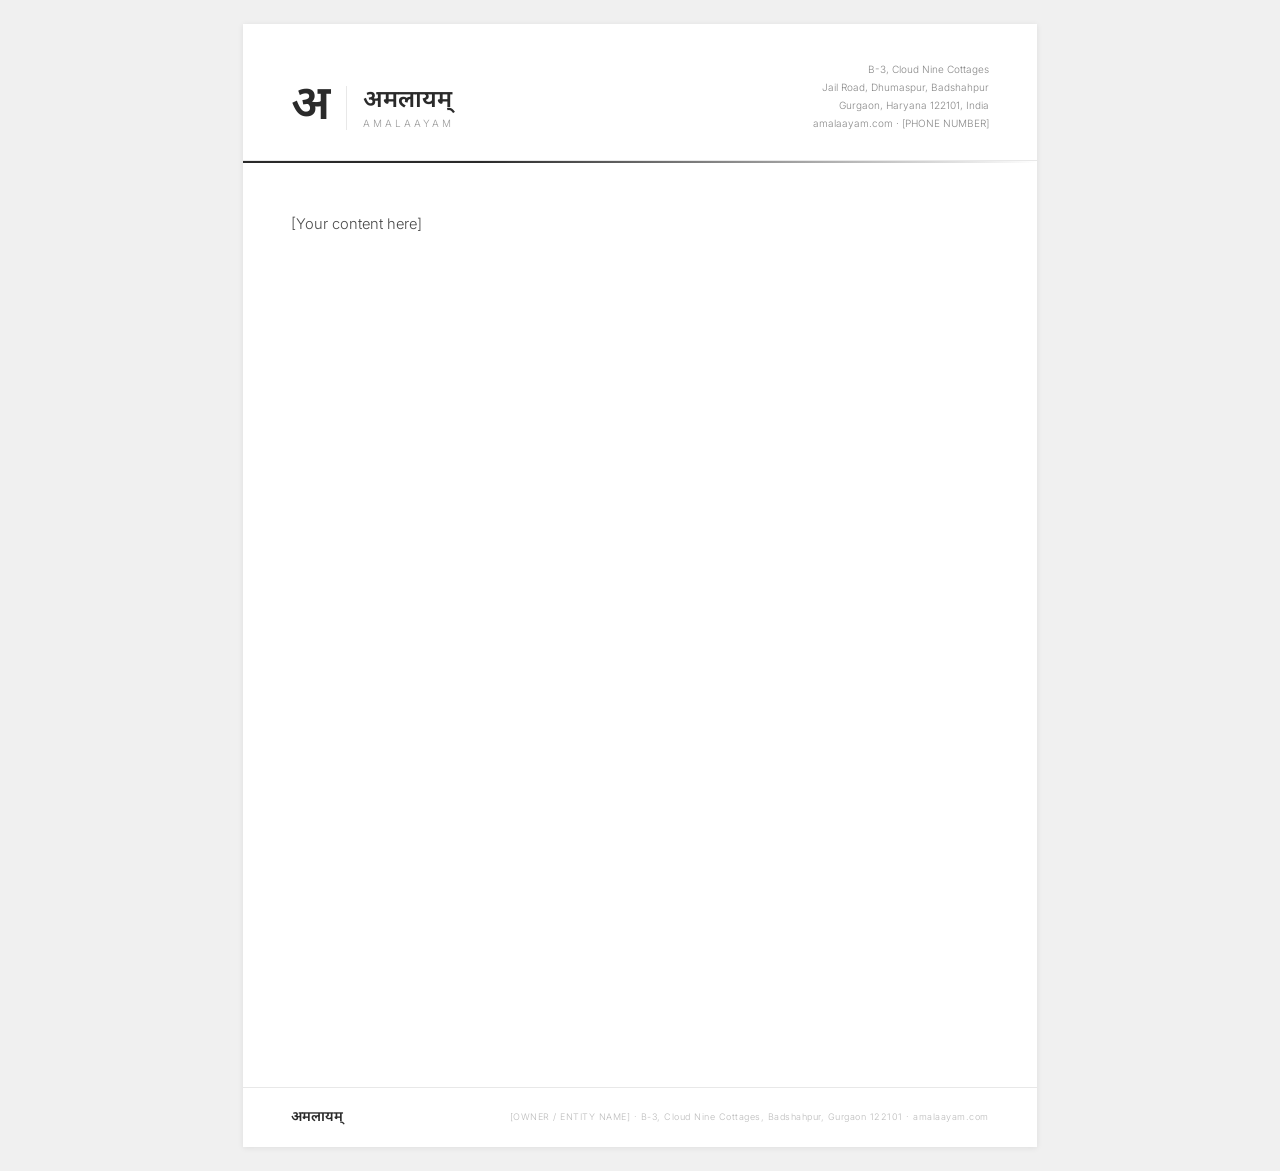
<file: assets/letterhead/letterhead.html>
<!DOCTYPE html>
<html lang="en">
<head>
    <meta charset="UTF-8">
    <meta name="viewport" content="width=device-width, initial-scale=1.0">
    <title>Amalaayam — Letterhead</title>
    <link rel="preconnect" href="https://fonts.googleapis.com">
    <link rel="preconnect" href="https://fonts.gstatic.com" crossorigin>
    <link href="https://fonts.googleapis.com/css2?family=Inter:wght@300;400;500&family=Noto+Sans+Devanagari:wght@300;600&display=swap" rel="stylesheet">
    <style>
        @page {
            size: A4;
            margin: 0;
        }

        * {
            margin: 0;
            padding: 0;
            box-sizing: border-box;
        }

        body {
            font-family: 'Inter', -apple-system, BlinkMacSystemFont, 'Segoe UI', sans-serif;
            color: #4a4a4a;
            background: #fff;
            -webkit-font-smoothing: antialiased;
        }

        .page {
            width: 210mm;
            min-height: 297mm;
            margin: 0 auto;
            padding: 0;
            background: #fff;
            position: relative;
        }

        /* --- Header --- */
        .header {
            padding: 36px 48px 28px;
            display: flex;
            align-items: flex-end;
            justify-content: space-between;
            border-bottom: 1px solid #e8e8e8;
        }

        .header-left {
            display: flex;
            align-items: center;
            gap: 16px;
        }

        .header-mark {
            font-family: 'Noto Sans Devanagari', serif;
            font-size: 48px;
            font-weight: 600;
            color: #2a2a2a;
            line-height: 1;
        }

        .header-divider {
            width: 1px;
            height: 44px;
            background: #e8e8e8;
        }

        .header-text {
            display: flex;
            flex-direction: column;
            gap: 2px;
        }

        .header-devanagari {
            font-family: 'Noto Sans Devanagari', serif;
            font-size: 24px;
            font-weight: 600;
            color: #2a2a2a;
            line-height: 1.2;
        }

        .header-english {
            font-size: 10px;
            font-weight: 300;
            color: #999;
            letter-spacing: 3px;
            text-transform: uppercase;
        }

        .header-right {
            text-align: right;
            font-size: 10px;
            font-weight: 300;
            color: #888;
            line-height: 1.8;
        }

        .header-right a {
            color: #888;
            text-decoration: none;
        }

        /* --- Accent stripe --- */
        .accent-stripe {
            height: 2px;
            background: linear-gradient(to right, #2a2a2a 0%, #2a2a2a 30%, transparent 100%);
        }

        /* --- Body content area --- */
        .body {
            padding: 48px 48px 80px;
            font-size: 11pt;
            font-weight: 300;
            line-height: 1.8;
            color: #4a4a4a;
            min-height: 700px;
        }

        .body p {
            margin-bottom: 12px;
        }

        /* --- Footer --- */
        .footer {
            position: absolute;
            bottom: 0;
            left: 0;
            right: 0;
            padding: 20px 48px;
            border-top: 1px solid #e8e8e8;
            display: flex;
            align-items: center;
            justify-content: space-between;
        }

        .footer-brand {
            font-family: 'Noto Sans Devanagari', serif;
            font-size: 14px;
            font-weight: 600;
            color: #2a2a2a;
        }

        .footer-info {
            font-size: 9px;
            font-weight: 300;
            color: #bbb;
            letter-spacing: 0.5px;
            text-align: right;
            line-height: 1.6;
        }

        @media print {
            body { background: #fff; }
            .page {
                margin: 0;
                box-shadow: none;
            }
        }

        @media screen {
            body {
                background: #f0f0f0;
                padding: 24px;
            }
            .page {
                box-shadow: 0 1px 6px rgba(0,0,0,0.08);
            }
        }
    </style>
</head>
<body>
    <div class="page">
        <!-- Header -->
        <div class="header">
            <div class="header-left">
                <span class="header-mark">अ</span>
                <div class="header-divider"></div>
                <div class="header-text">
                    <span class="header-devanagari">अमलायम्</span>
                    <span class="header-english">Amalaayam</span>
                </div>
            </div>
            <div class="header-right">
                B-3, Cloud Nine Cottages<br>
                Jail Road, Dhumaspur, Badshahpur<br>
                Gurgaon, Haryana 122101, India<br>
                <a href="https://amalaayam.com">amalaayam.com</a> &middot; <span class="placeholder">[PHONE NUMBER]</span>
            </div>
        </div>
        <div class="accent-stripe"></div>

        <!-- Body -->
        <div class="body">
            <p>[Your content here]</p>
        </div>

        <!-- Footer -->
        <div class="footer">
            <span class="footer-brand">अमलायम्</span>
            <span class="footer-info">
                <span class="placeholder">[OWNER / ENTITY NAME]</span> &middot; B-3, Cloud Nine Cottages, Badshahpur, Gurgaon 122101 &middot; amalaayam.com
            </span>
        </div>
    </div>
</body>
</html>
</file>
<file: style.css>
/* === Reset & Base === */
*, *::before, *::after {
    margin: 0;
    padding: 0;
    box-sizing: border-box;
}

:root {
    --white: #ffffff;
    --off-white: #f8f8f8;
    --light-grey: #e8e8e8;
    --mid-grey: #999;
    --text: #4a4a4a;
    --text-light: #888;
    --text-dark: #2a2a2a;
    --accent: #4a4a4a;
    --font: 'Inter', -apple-system, BlinkMacSystemFont, 'Segoe UI', sans-serif;
    --font-deva: 'Noto Sans Devanagari', serif;
}

html {
    scroll-behavior: smooth;
    -webkit-font-smoothing: antialiased;
}

body {
    font-family: var(--font);
    color: var(--text);
    background: var(--white);
    line-height: 1.7;
    font-weight: 300;
    overflow-x: hidden;
}

a {
    color: inherit;
    text-decoration: none;
}

img {
    max-width: 100%;
    display: block;
}

/* === Splash Screen === */
.splash {
    position: fixed;
    inset: 0;
    z-index: 1000;
    background: #0a0a0a;
    display: flex;
    align-items: center;
    justify-content: center;
    transition: background 0.6s ease, opacity 0.8s ease, visibility 0.8s ease;
}

.splash.fade-white {
    background: var(--white);
}

.splash.hidden {
    opacity: 0;
    visibility: hidden;
    pointer-events: none;
}

.splash-word {
    display: flex;
    align-items: baseline;
    white-space: nowrap;
}

.splash-char {
    font-family: var(--font-deva);
    font-size: 120px;
    font-weight: 600;
    color: #fff;
    line-height: 1.15;
    display: inline-block;
    padding-left: 14px;
    transition: font-size 0.5s ease, color 0.5s ease;
    user-select: none;
}

.splash-char.settled {
    font-size: 80px;
}

.splash-rest {
    font-family: var(--font-deva);
    font-size: 80px;
    font-weight: 600;
    color: #fff;
    line-height: 1.15;
    display: inline-block;
    max-width: 0;
    overflow: hidden;
    opacity: 0;
    transition: max-width 0.6s ease, opacity 0.5s ease, color 0.5s ease;
}

.splash-rest.visible {
    max-width: 400px;
    opacity: 1;
}

/* === Navigation === */
.nav {
    position: fixed;
    top: 0;
    left: 0;
    right: 0;
    z-index: 100;
    display: flex;
    align-items: center;
    justify-content: space-between;
    padding: 20px 40px;
    transition: background 0.3s ease, padding 0.3s ease, box-shadow 0.3s ease;
}

.nav.scrolled {
    background: rgba(255, 255, 255, 0.95);
    backdrop-filter: blur(20px);
    padding: 14px 40px;
    box-shadow: 0 1px 0 rgba(0, 0, 0, 0.06);
}

.nav-logo {
    display: flex;
    align-items: center;
    gap: 10px;
}

.nav-devanagari {
    font-family: var(--font-deva);
    font-size: 24px;
    font-weight: 600;
    color: var(--text-dark);
    line-height: 1;
}

.nav-brand {
    font-family: var(--font-deva);
    font-size: 20px;
    font-weight: 600;
    color: var(--text-dark);
}

.nav-links {
    display: flex;
    align-items: center;
    gap: 32px;
}

.nav-links a {
    font-size: 13px;
    font-weight: 400;
    color: var(--text-light);
    letter-spacing: 0.5px;
    transition: color 0.2s ease;
}

.nav-links a:hover {
    color: var(--text-dark);
}

.nav-cta {
    padding: 8px 20px;
    border: 1px solid var(--text);
    color: var(--text-dark) !important;
    font-weight: 400 !important;
    transition: background 0.2s ease, color 0.2s ease !important;
}

.nav-cta:hover {
    background: var(--text-dark);
    color: var(--white) !important;
}

.nav-toggle {
    display: none;
    flex-direction: column;
    gap: 5px;
    background: none;
    border: none;
    cursor: pointer;
    padding: 4px;
}

.nav-toggle span {
    width: 22px;
    height: 1.5px;
    background: var(--text-dark);
    transition: transform 0.3s ease, opacity 0.3s ease;
}

.nav-toggle.active span:first-child {
    transform: translateY(3.25px) rotate(45deg);
}

.nav-toggle.active span:last-child {
    transform: translateY(-3.25px) rotate(-45deg);
}

/* Mobile Menu */
.mobile-menu {
    display: none;
    position: fixed;
    inset: 0;
    z-index: 99;
    background: rgba(255, 255, 255, 0.98);
    backdrop-filter: blur(20px);
    flex-direction: column;
    align-items: center;
    justify-content: center;
    gap: 28px;
    opacity: 0;
    visibility: hidden;
    transition: opacity 0.3s ease, visibility 0.3s ease;
}

.mobile-menu.open {
    opacity: 1;
    visibility: visible;
}

.mobile-menu a {
    font-size: 18px;
    font-weight: 300;
    letter-spacing: 2px;
    color: var(--text);
}

/* === Hero === */
.hero {
    min-height: 100vh;
    display: flex;
    align-items: center;
    justify-content: center;
    text-align: center;
    padding: 120px 40px 80px;
    background: linear-gradient(to bottom, var(--off-white), var(--white));
}

.hero-content {
    max-width: 680px;
}

.hero-title {
    font-size: clamp(32px, 5vw, 52px);
    font-weight: 300;
    color: var(--text-dark);
    line-height: 1.25;
    letter-spacing: -0.5px;
}

.hero-sub {
    margin-top: 24px;
    font-size: 17px;
    font-weight: 300;
    color: var(--text-light);
    line-height: 1.7;
    max-width: 480px;
    margin-left: auto;
    margin-right: auto;
}

/* === Button === */
.btn {
    display: inline-block;
    margin-top: 36px;
    padding: 14px 36px;
    font-family: var(--font);
    font-size: 13px;
    font-weight: 400;
    letter-spacing: 1.5px;
    text-transform: uppercase;
    color: var(--white);
    background: var(--text-dark);
    border: 1px solid var(--text-dark);
    cursor: pointer;
    transition: background 0.2s ease, color 0.2s ease;
}

.btn:hover {
    background: transparent;
    color: var(--text-dark);
}

/* === Sections === */
.section {
    padding: 100px 40px;
}

.section-alt {
    background: var(--off-white);
}

.container {
    max-width: 1080px;
    margin: 0 auto;
}

.container-narrow {
    max-width: 680px;
}

.section-label {
    display: block;
    font-size: 11px;
    font-weight: 500;
    letter-spacing: 3px;
    text-transform: uppercase;
    color: var(--mid-grey);
    margin-bottom: 12px;
}

.section-title {
    font-size: clamp(26px, 3.5vw, 38px);
    font-weight: 300;
    color: var(--text-dark);
    letter-spacing: -0.3px;
    margin-bottom: 20px;
}

.section-desc {
    font-size: 16px;
    font-weight: 300;
    color: var(--text-light);
    max-width: 520px;
    line-height: 1.7;
}

/* === Name Meaning === */
.section-meaning {
    padding: 80px 40px;
    border-bottom: 1px solid var(--light-grey);
}

.meaning-devanagari {
    font-family: var(--font-deva);
    font-size: 42px;
    font-weight: 300;
    color: var(--text-dark);
    display: block;
    margin-bottom: 16px;
}

.meaning-english {
    font-size: 20px;
    font-weight: 400;
    color: var(--text-dark);
    letter-spacing: 0.5px;
    margin-bottom: 20px;
}

.meaning-text {
    font-size: 15px;
    font-weight: 300;
    color: var(--text-light);
    line-height: 1.9;
    max-width: 520px;
    margin: 0 auto;
}

/* === About === */
.about-grid {
    display: grid;
    grid-template-columns: 1fr 1fr;
    gap: 60px;
    margin-top: 40px;
    align-items: start;
}

.about-text p {
    font-size: 15px;
    line-height: 1.8;
    margin-bottom: 16px;
    color: var(--text);
}

.about-stats {
    display: flex;
    gap: 40px;
    padding-top: 8px;
}

.stat {
    display: flex;
    flex-direction: column;
}

.stat-number {
    font-size: 36px;
    font-weight: 300;
    color: var(--text-dark);
    line-height: 1;
}

.stat-label {
    margin-top: 6px;
    font-size: 12px;
    font-weight: 400;
    letter-spacing: 1px;
    text-transform: uppercase;
    color: var(--text-light);
}

/* === Amenities === */
.amenities-grid {
    display: grid;
    grid-template-columns: repeat(3, 1fr);
    gap: 40px;
    margin-top: 48px;
}

.amenity {
    padding: 0;
}

.amenity-icon {
    width: 36px;
    height: 36px;
    color: var(--mid-grey);
    margin-bottom: 16px;
}

.amenity-icon svg {
    width: 100%;
    height: 100%;
}

.amenity h3 {
    font-size: 15px;
    font-weight: 500;
    color: var(--text-dark);
    margin-bottom: 8px;
}

.amenity p {
    font-size: 14px;
    font-weight: 300;
    color: var(--text-light);
    line-height: 1.6;
}

/* === Gallery / Spaces === */
.gallery-placeholder {
    display: grid;
    grid-template-columns: repeat(3, 1fr);
    gap: 16px;
    margin-top: 48px;
}

.gallery-item {
    aspect-ratio: 4/3;
    background: var(--off-white);
    border: 1px solid var(--light-grey);
    display: flex;
    align-items: center;
    justify-content: center;
    transition: border-color 0.2s ease;
}

.gallery-item:hover {
    border-color: var(--mid-grey);
}

.gallery-label {
    font-size: 13px;
    font-weight: 400;
    color: var(--text-light);
    letter-spacing: 0.5px;
}

/* === Location === */
.location-grid {
    display: grid;
    grid-template-columns: 1fr 1fr;
    gap: 60px;
    margin-top: 40px;
    align-items: start;
}

.location-text p {
    font-size: 15px;
    line-height: 1.8;
    margin-bottom: 24px;
}

.location-list {
    list-style: none;
}

.location-list li {
    display: flex;
    align-items: center;
    gap: 16px;
    padding: 12px 0;
    border-bottom: 1px solid var(--light-grey);
    font-size: 14px;
    color: var(--text);
}

.location-distance {
    font-size: 12px;
    font-weight: 500;
    letter-spacing: 0.5px;
    color: var(--text-light);
    min-width: 70px;
}

.location-map {
    aspect-ratio: 1;
    border: 1px solid var(--light-grey);
    overflow: hidden;
}

.location-map iframe {
    display: block;
    width: 100%;
    height: 100%;
}

/* === Contact Form === */
.contact-form {
    margin-top: 40px;
    display: flex;
    flex-direction: column;
    gap: 16px;
}

.form-row {
    display: grid;
    grid-template-columns: 1fr 1fr;
    gap: 16px;
}

.contact-form input,
.contact-form textarea {
    width: 100%;
    padding: 14px 16px;
    font-family: var(--font);
    font-size: 14px;
    font-weight: 300;
    color: var(--text-dark);
    background: var(--off-white);
    border: 1px solid var(--light-grey);
    outline: none;
    transition: border-color 0.2s ease;
}

.contact-form input::placeholder,
.contact-form textarea::placeholder {
    color: var(--mid-grey);
}

.contact-form input:focus,
.contact-form textarea:focus {
    border-color: var(--text);
}

.contact-form textarea {
    resize: vertical;
    min-height: 100px;
}

.contact-form .btn {
    align-self: flex-start;
    margin-top: 8px;
}

/* === Footer === */
.footer {
    padding: 40px;
    border-top: 1px solid var(--light-grey);
}

.footer-inner {
    display: flex;
    align-items: center;
    justify-content: space-between;
}

.footer-brand {
    display: flex;
    align-items: center;
    gap: 10px;
    font-family: var(--font-deva);
    font-size: 18px;
    font-weight: 600;
    color: var(--text-dark);
}

.footer-devanagari {
    font-family: var(--font-deva);
    font-size: 22px;
    font-weight: 600;
    color: var(--text-dark);
    line-height: 1;
}

.footer-text {
    font-size: 13px;
    color: var(--text-light);
    display: flex;
    align-items: center;
    gap: 8px;
}

.footer-sep {
    color: var(--light-grey);
}

/* === Responsive === */
@media (max-width: 768px) {
    .splash-char {
        font-size: 80px;
    }

    .splash-char.settled {
        font-size: 48px;
    }

    .splash-rest {
        font-size: 48px;
        max-width: 280px;
    }

    .nav {
        padding: 16px 24px;
    }

    .nav.scrolled {
        padding: 12px 24px;
    }

    .nav-links {
        display: none;
    }

    .nav-toggle {
        display: flex;
    }

    .mobile-menu {
        display: flex;
    }

    .hero {
        padding: 100px 24px 60px;
    }

    .section {
        padding: 72px 24px;
    }

    .about-grid {
        grid-template-columns: 1fr;
        gap: 36px;
    }

    .amenities-grid {
        grid-template-columns: 1fr;
        gap: 32px;
    }

    .gallery-placeholder {
        grid-template-columns: 1fr 1fr;
        gap: 12px;
    }

    .location-grid {
        grid-template-columns: 1fr;
        gap: 36px;
    }

    .form-row {
        grid-template-columns: 1fr;
    }

    .footer-inner {
        flex-direction: column;
        gap: 12px;
        text-align: center;
    }
}

@media (max-width: 480px) {
    .splash-char {
        font-size: 64px;
    }

    .splash-char.settled {
        font-size: 36px;
    }

    .splash-rest {
        font-size: 36px;
        max-width: 220px;
    }

    .gallery-placeholder {
        grid-template-columns: 1fr;
    }

    .about-stats {
        gap: 28px;
    }
}
</file>
